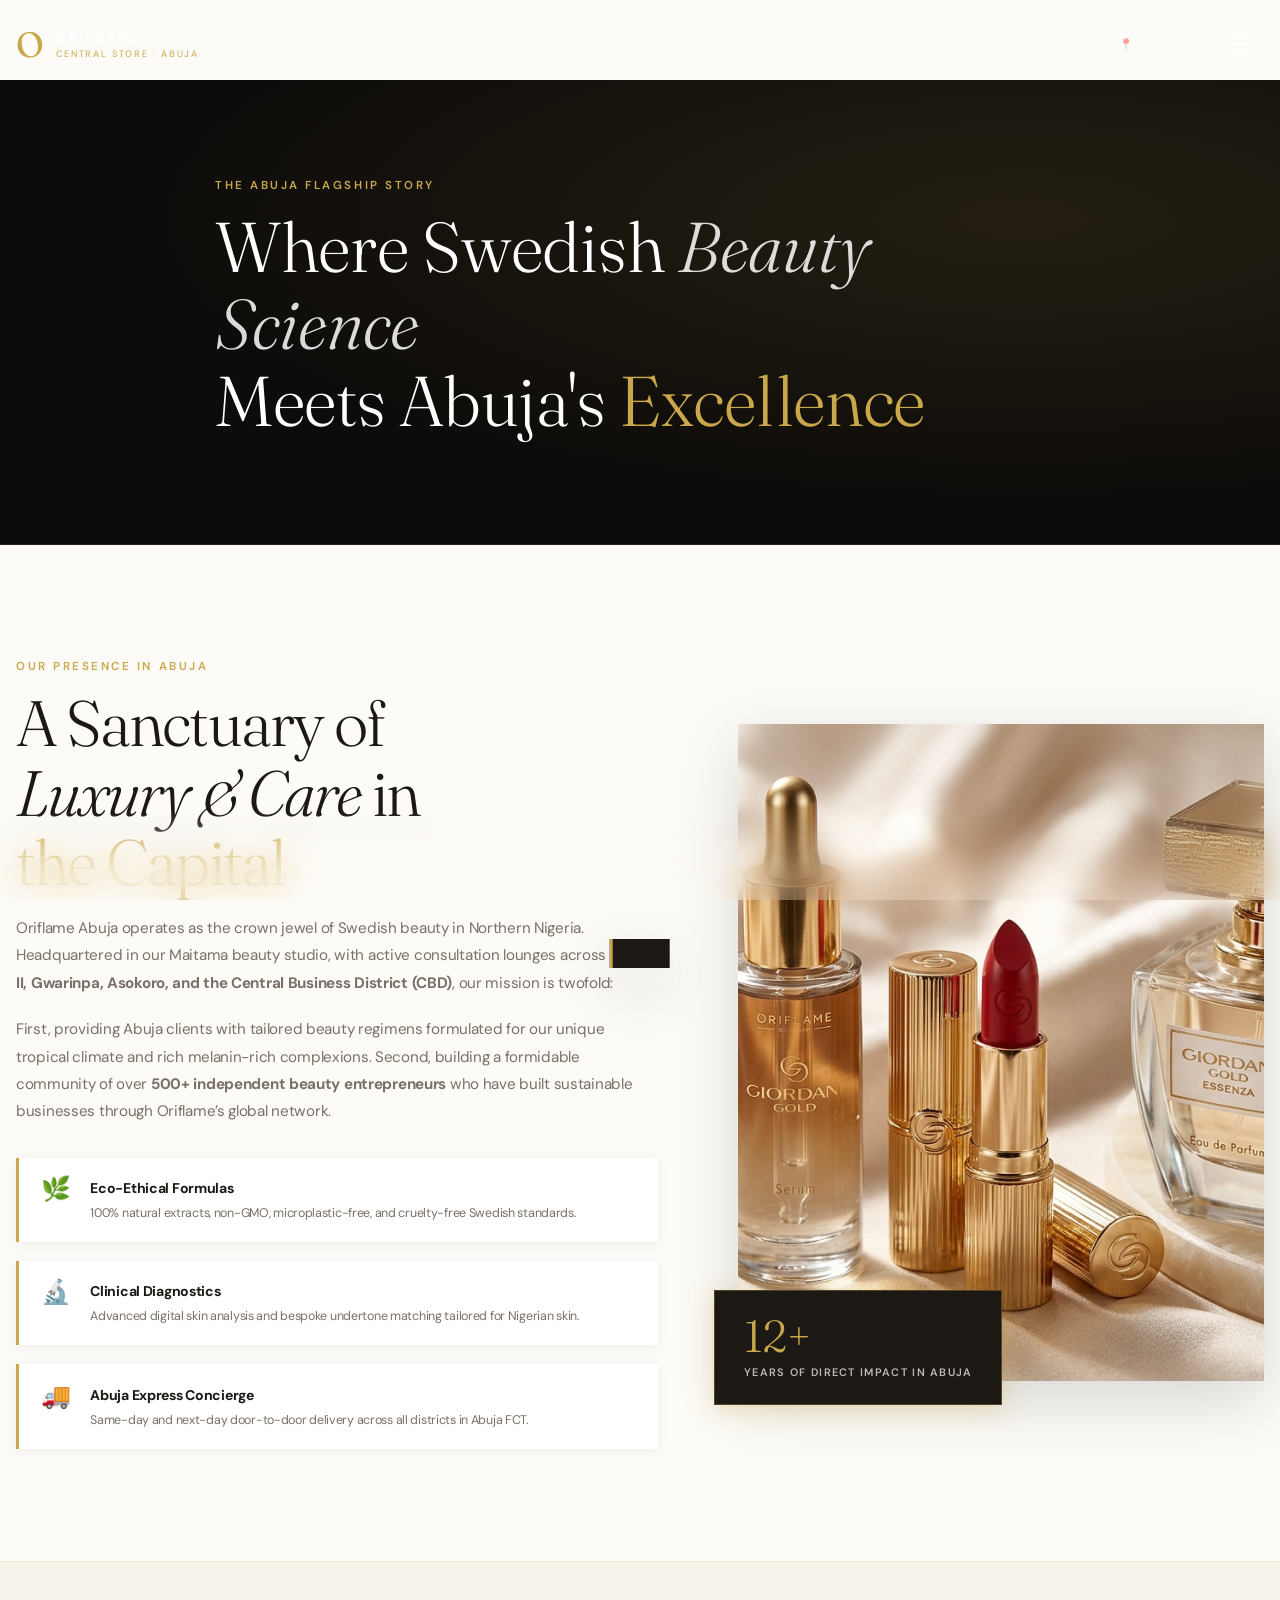
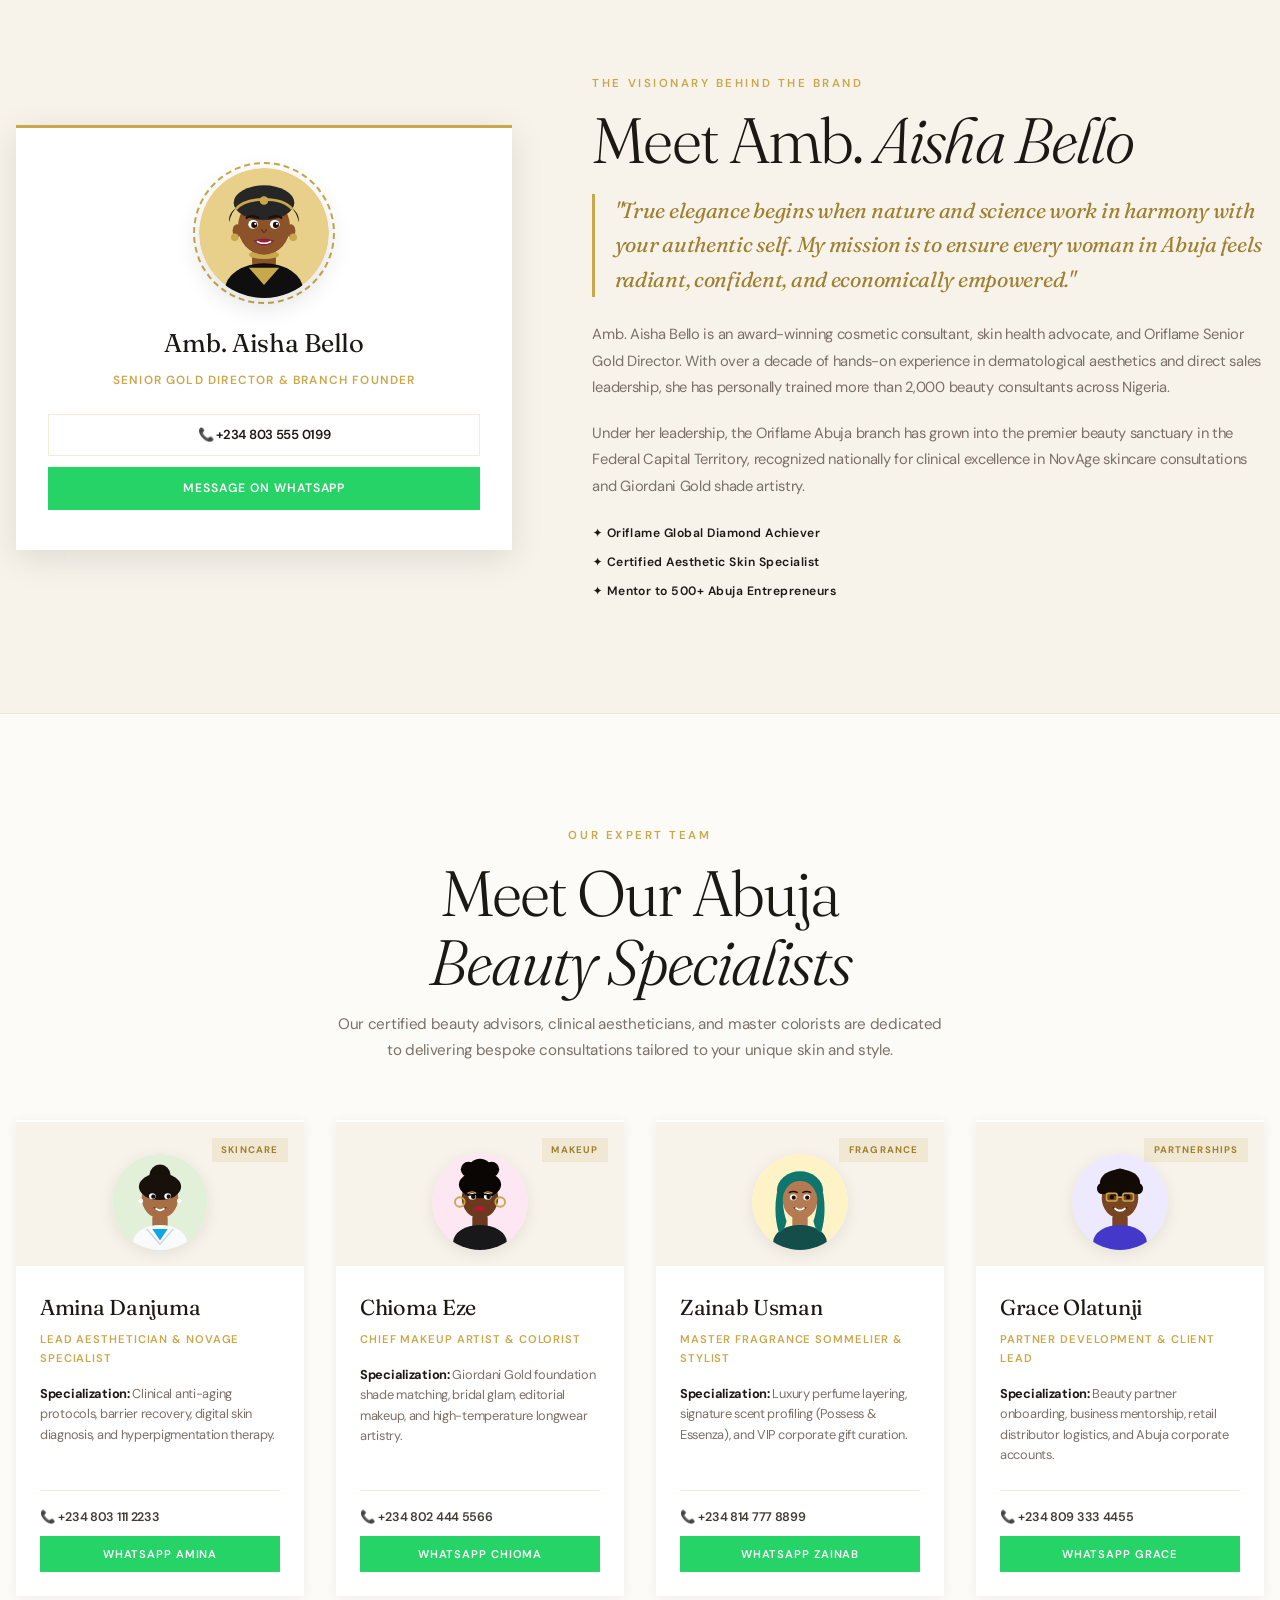
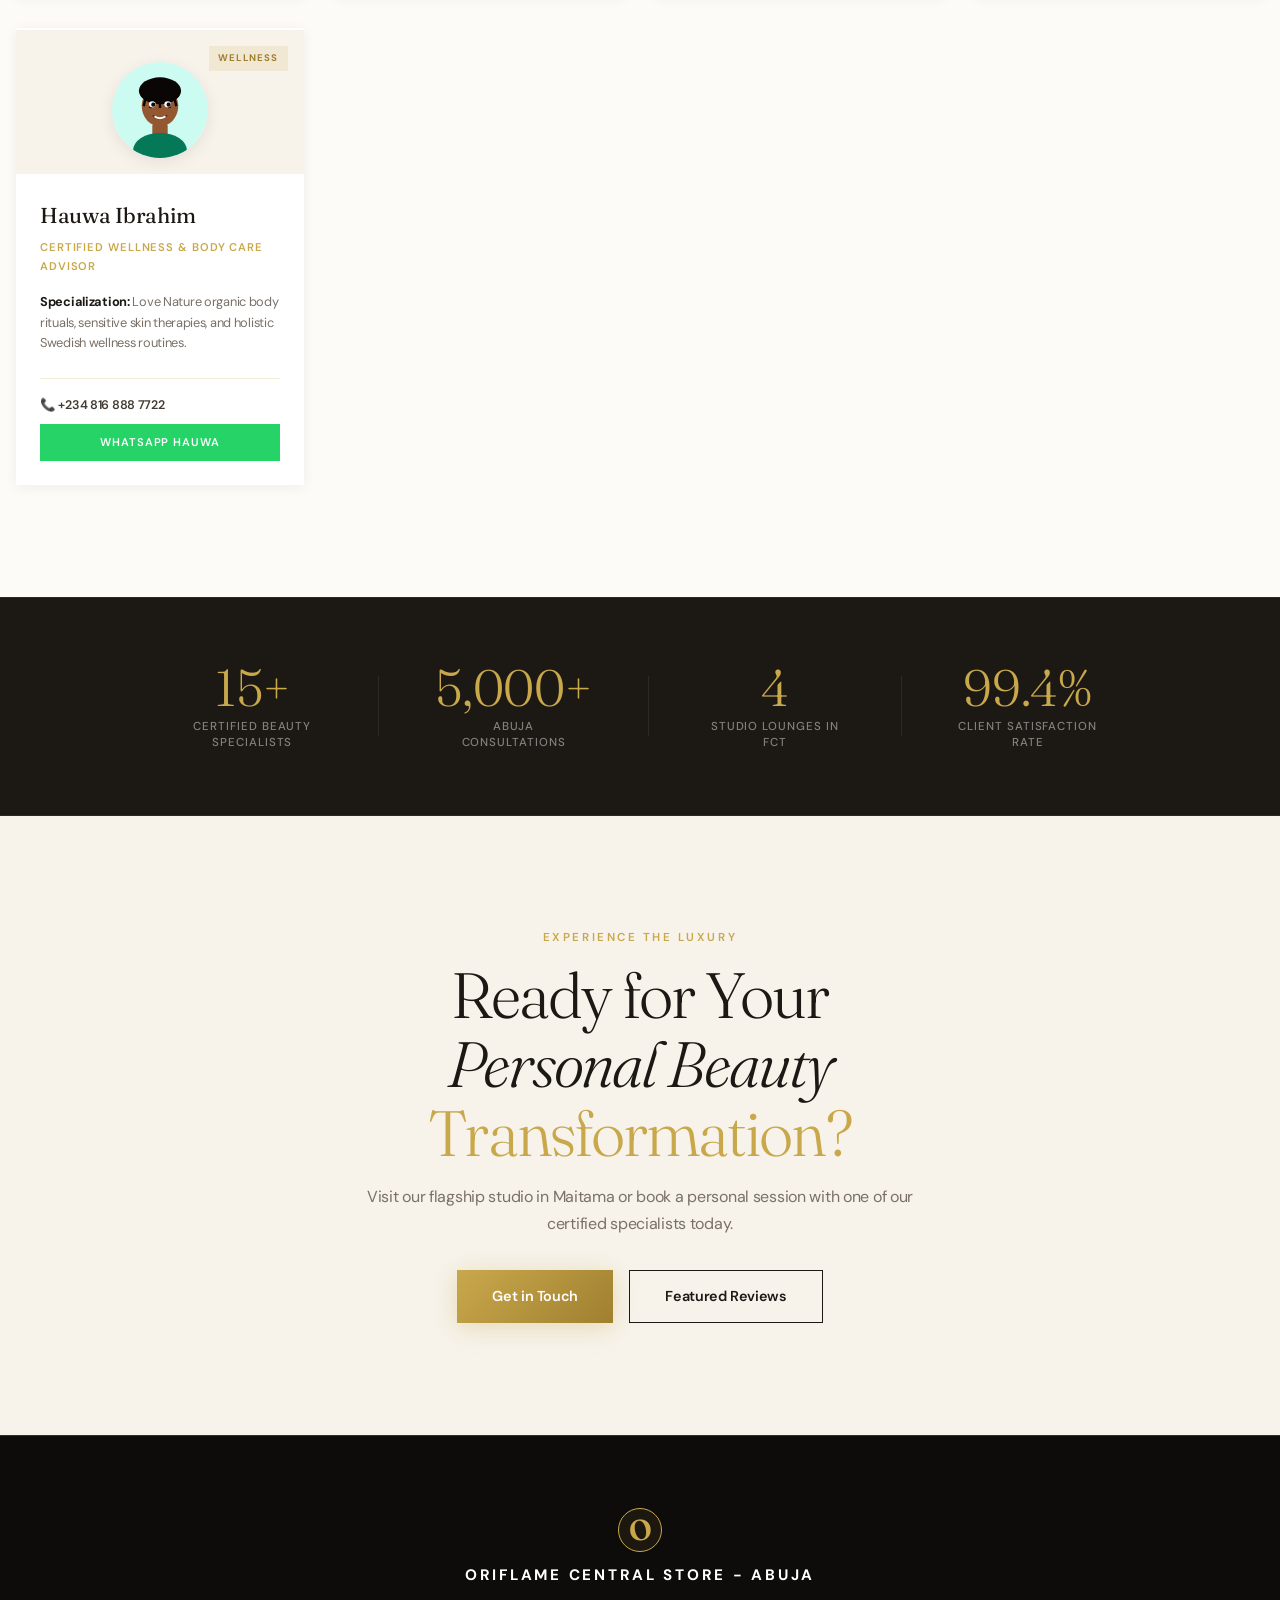
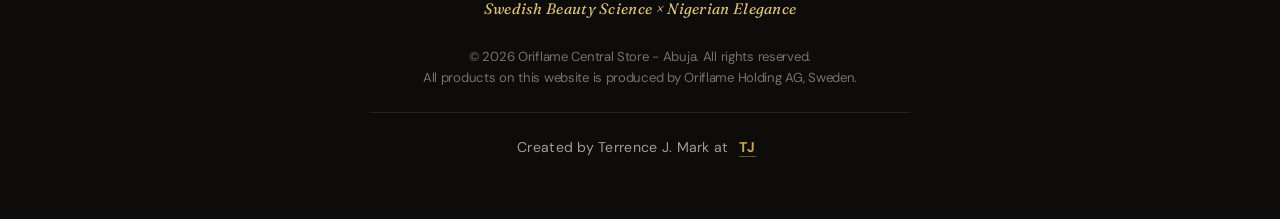
<file: about.html>
<!DOCTYPE html>
<html lang="en">
<head>
  <meta charset="UTF-8" />
  <meta name="viewport" content="width=device-width, initial-scale=1.0" />
  <title>About Us | Oriflame Cosmetics Abuja Branch</title>
  <meta name="description" content="Meet the leadership, certified beauty specialists, and story behind Oriflame Cosmetics in Abuja, Nigeria. Discover our Maitama studio, expert aesthetic team, and Swedish beauty philosophy." />
  <link rel="preconnect" href="https://fonts.googleapis.com" />
  <link rel="preconnect" href="https://fonts.gstatic.com" crossorigin />
  <link href="https://fonts.googleapis.com/css2?family=DM+Sans:ital,opsz,wght@0,9..40,300..700;1,9..40,300..700&family=Fraunces:ital,opsz,wght@0,9..144,300..700;1,9..144,300..700&display=swap" rel="stylesheet" />
  <link rel="stylesheet" href="styles.css" />
</head>
<body>

  <!-- ═══════ PRELOADER ═══════ -->
  <div id="preloader" class="preloader">
    <div class="preloader__inner">
      <div class="preloader__logo">
        <span class="preloader__logo-icon">O</span>
        <div class="preloader__logo-text">
          <span class="preloader__brand">ORIFLAME</span>
          <span class="preloader__sub">CENTRAL STORE · ABUJA</span>
        </div>
      </div>
      <div class="preloader__bar"><div class="preloader__fill"></div></div>
    </div>
  </div>

  <!-- ═══════ TOAST ═══════ -->
  <div id="toast" class="toast" role="alert" aria-live="polite"></div>



  <!-- ═══════ CATALOGUE DRAWER (SIDEBAR ON DESKTOP, FULL PAGE ON MOBILE) ═══════ -->
  <div id="catalogue-overlay" class="catalogue-overlay"></div>
  <aside id="catalogue-drawer" class="catalogue-drawer" aria-label="Oriflame Product Catalogue">
    
    <!-- ── VIEW 1: CATALOGUE LIST VIEW ── -->
    <div id="catalogue-list-view" class="catalogue-view">
      <div class="catalogue-drawer__header">
        <div class="catalogue-drawer__header-actions">
          <button id="catalogue-back-to-menu-btn" class="catalogue-drawer__back-btn catalogue-drawer__back-btn--menu" aria-label="Back to navigation menu">
            <svg viewBox="0 0 24 24" width="16" height="16" fill="none" stroke="currentColor" stroke-width="2.2" stroke-linecap="round" stroke-linejoin="round">
              <line x1="19" y1="12" x2="5" y2="12"></line>
              <polyline points="12 19 5 12 12 5"></polyline>
            </svg>
            <span>Back to Menu</span>
          </button>
          <button id="catalogue-close-btn" class="catalogue-drawer__close" aria-label="Close catalogue">&#x2715;</button>
        </div>
        <div class="catalogue-drawer__title-wrap">
          <span class="catalogue-drawer__eyebrow">Abuja Store</span>
          <h2 class="catalogue-drawer__title">Product Catalogue</h2>
        </div>
      </div>

      <div class="catalogue-drawer__body">
        <div class="catalogue-list">
          <!-- Item 1: Optimals set -->
          <div class="catalog-list-item" data-id="cat-01">
            <div class="catalog-list-item__head" role="button" tabindex="0">
              <div class="catalog-list-item__thumb">
                <img src="assets/images/cat_optimals.webp" alt="Optimals set" />
              </div>
              <div class="catalog-list-item__meta">
                <h3 class="catalog-list-item__title">Optimals set</h3>
                <p class="catalog-list-item__preview">When your skin tone evens o...</p>
              </div>
              <div class="catalog-list-item__toggle" aria-hidden="true">
                <svg class="toggle-icon-plus" viewBox="0 0 24 24" width="18" height="18" fill="none" stroke="currentColor" stroke-width="2">
                  <line x1="12" y1="5" x2="12" y2="19"></line>
                  <line x1="5" y1="12" x2="19" y2="12"></line>
                </svg>
              </div>
            </div>
          </div>

          <!-- Item 2: Weightloss mistakes -->
          <div class="catalog-list-item" data-id="cat-02">
            <div class="catalog-list-item__head" role="button" tabindex="0">
              <div class="catalog-list-item__thumb">
                <img src="assets/images/cat_weightloss.webp" alt="Weightloss mistakes" />
              </div>
              <div class="catalog-list-item__meta">
                <h3 class="catalog-list-item__title">Weightloss mistakes</h3>
                <p class="catalog-list-item__preview">Weightloss doesn't have to b...</p>
              </div>
              <div class="catalog-list-item__toggle" aria-hidden="true">
                <svg class="toggle-icon-plus" viewBox="0 0 24 24" width="18" height="18" fill="none" stroke="currentColor" stroke-width="2">
                  <line x1="12" y1="5" x2="12" y2="19"></line>
                  <line x1="5" y1="12" x2="19" y2="12"></line>
                </svg>
              </div>
            </div>
          </div>

          <!-- Item 3: Personal hygiene -->
          <div class="catalog-list-item" data-id="cat-03">
            <div class="catalog-list-item__head" role="button" tabindex="0">
              <div class="catalog-list-item__thumb">
                <img src="assets/images/cat_hygiene.webp" alt="Personal Hygiene" />
              </div>
              <div class="catalog-list-item__meta">
                <h3 class="catalog-list-item__title">Personal Hygiene</h3>
                <p class="catalog-list-item__preview">Personal Hygiene takes anot...</p>
              </div>
              <div class="catalog-list-item__toggle" aria-hidden="true">
                <svg class="toggle-icon-plus" viewBox="0 0 24 24" width="18" height="18" fill="none" stroke="currentColor" stroke-width="2">
                  <line x1="12" y1="5" x2="12" y2="19"></line>
                  <line x1="5" y1="12" x2="19" y2="12"></line>
                </svg>
              </div>
            </div>
          </div>

          <!-- Item 4: FRAGRANCES -->
          <div class="catalog-list-item" data-id="cat-04">
            <div class="catalog-list-item__head" role="button" tabindex="0">
              <div class="catalog-list-item__thumb">
                <img src="assets/images/cat_fragrances.webp" alt="FRAGRANCES" />
              </div>
              <div class="catalog-list-item__meta">
                <h3 class="catalog-list-item__title">FRAGRANCES</h3>
                <p class="catalog-list-item__preview">Celebrate Life and Smell fab...</p>
              </div>
              <div class="catalog-list-item__toggle" aria-hidden="true">
                <svg class="toggle-icon-plus" viewBox="0 0 24 24" width="18" height="18" fill="none" stroke="currentColor" stroke-width="2">
                  <line x1="12" y1="5" x2="12" y2="19"></line>
                  <line x1="5" y1="12" x2="19" y2="12"></line>
                </svg>
              </div>
            </div>
          </div>

          <!-- Item 5: ALL OR NOTHING -->
          <div class="catalog-list-item" data-id="cat-05">
            <div class="catalog-list-item__head" role="button" tabindex="0">
              <div class="catalog-list-item__thumb">
                <img src="assets/images/cat_all_or_nothing.webp" alt="ALL OR NOTHING Parfum" />
              </div>
              <div class="catalog-list-item__meta">
                <h3 class="catalog-list-item__title">ALL OR NOTHING</h3>
                <p class="catalog-list-item__preview">Live life with passion and b...</p>
              </div>
              <div class="catalog-list-item__toggle" aria-hidden="true">
                <svg class="toggle-icon-plus" viewBox="0 0 24 24" width="18" height="18" fill="none" stroke="currentColor" stroke-width="2">
                  <line x1="12" y1="5" x2="12" y2="19"></line>
                  <line x1="5" y1="12" x2="19" y2="12"></line>
                </svg>
              </div>
            </div>
          </div>

          <!-- Item 6: NovAge MEN -->
          <div class="catalog-list-item" data-id="cat-06">
            <div class="catalog-list-item__head" role="button" tabindex="0">
              <div class="catalog-list-item__thumb">
                <img src="assets/images/cat_novage_men.webp" alt="NovAge MEN Set" />
              </div>
              <div class="catalog-list-item__meta">
                <h3 class="catalog-list-item__title">NovAge MEN</h3>
                <p class="catalog-list-item__preview">Engineered for men's skin to...</p>
              </div>
              <div class="catalog-list-item__toggle" aria-hidden="true">
                <svg class="toggle-icon-plus" viewBox="0 0 24 24" width="18" height="18" fill="none" stroke="currentColor" stroke-width="2">
                  <line x1="12" y1="5" x2="12" y2="19"></line>
                  <line x1="5" y1="12" x2="19" y2="12"></line>
                </svg>
              </div>
            </div>
          </div>
        </div>
      </div>

      <!-- Mobile / Bottom close button -->
      <div class="catalogue-drawer__footer">
        <button id="catalogue-bottom-close-btn" class="btn-catalogue-close">
          <span class="btn-catalogue-close__icon">✕</span>
          <span>Close Catalogue</span>
        </button>
      </div>
    </div>

    <!-- ── VIEW 2: PRODUCT DETAIL VIEW (SHOWN WHEN PICTURE IS CLICKED) ── -->
    <div id="catalogue-detail-view" class="catalogue-view" style="display: none;">
      <div class="catalogue-drawer__header catalogue-drawer__header--detail">
        <button id="catalogue-back-btn" class="catalogue-drawer__back-btn" aria-label="Go back to catalogue">
          <svg viewBox="0 0 24 24" width="18" height="18" fill="none" stroke="currentColor" stroke-width="2.2" stroke-linecap="round" stroke-linejoin="round">
            <line x1="19" y1="12" x2="5" y2="12"></line>
            <polyline points="12 19 5 12 12 5"></polyline>
          </svg>
          <span>Back</span>
        </button>
        <button id="catalogue-detail-close-btn" class="catalogue-drawer__close" aria-label="Close catalogue">&#x2715;</button>
      </div>

      <div class="catalogue-drawer__body catalogue-detail__body">
        <!-- Picture fills up the side panel -->
        <div class="catalogue-detail__img-container">
          <img id="catalogue-detail-img" src="assets/images/cat_optimals.webp" alt="Optimals set" class="catalogue-detail__img" />
        </div>

        <div class="catalogue-detail__content">
          <div class="catalogue-detail__badge-wrap">
            <span class="catalogue-detail__badge">Official Oriflame Abuja</span>
          </div>
          <h2 class="catalogue-detail__title" id="catalogue-detail-title">Optimals set</h2>
          <p class="catalogue-detail__desc" id="catalogue-detail-desc">When your skin tone evens out naturally.</p>

          <div class="catalogue-detail__actions">
            <a id="catalogue-detail-wa-btn" href="https://wa.me/2348160756002" target="_blank" rel="noopener noreferrer" class="btn-msg-business">
              <span>Message business</span>
              <svg xmlns="http://www.w3.org/2000/svg" viewBox="0 0 24 24" fill="currentColor" width="18" height="18" class="btn-msg-business__wa">
                <path d="M17.472 14.382c-.297-.149-1.758-.867-2.03-.967-.273-.099-.471-.148-.67.15-.197.297-.767.966-.94 1.164-.173.199-.347.223-.644.075-.297-.15-1.255-.463-2.39-1.475-.883-.788-1.48-1.761-1.653-2.059-.173-.297-.018-.458.13-.606.134-.133.298-.347.446-.52.149-.174.198-.298.298-.497.099-.198.05-.371-.025-.52-.075-.149-.669-1.612-.916-2.207-.242-.579-.487-.5-.669-.51-.173-.008-.371-.01-.57-.01-.198 0-.52.074-.792.372-.272.297-1.04 1.016-1.04 2.479 0 1.462 1.065 2.875 1.213 3.074.149.198 2.096 3.2 5.077 4.487.709.306 1.262.489 1.694.625.712.227 1.36.195 1.871.118.571-.085 1.758-.719 2.006-1.413.248-.694.248-1.289.173-1.413-.074-.124-.272-.198-.57-.347z"/>
                <path d="M12 0C5.373 0 0 5.373 0 12c0 2.134.558 4.133 1.535 5.865L.057 23.998l6.305-1.655A11.954 11.954 0 0012 24c6.627 0 12-5.373 12-12S18.627 0 12 0zm0 21.818a9.794 9.794 0 01-4.99-1.368l-.358-.213-3.742.981.999-3.645-.234-.374A9.786 9.786 0 012.182 12C2.182 6.57 6.57 2.182 12 2.182S21.818 6.57 21.818 12 17.43 21.818 12 21.818z"/>
              </svg>
            </a>
            <div class="catalogue-card__cart-wrap" id="catalogue-detail-cart-wrap" data-item-id="cat-01">
              <button class="btn-add-cart" id="catalogue-detail-add-btn" data-id="cat-01">
                <span>Add to cart</span>
              </button>
              <div class="cart-stepper" id="catalogue-detail-stepper" style="display:none">
                <button class="cart-stepper__btn cart-stepper__btn--dec" data-action="dec" data-id="cat-01" aria-label="Decrease quantity">−</button>
                <span class="cart-stepper__qty">1</span>
                <button class="cart-stepper__btn cart-stepper__btn--inc" data-action="inc" data-id="cat-01" aria-label="Increase quantity">+</button>
              </div>
            </div>
          </div>
        </div>
      </div>
    </div>
  </aside>

  <!-- ═══════ HEADER ═══════ -->
  <header id="site-header" class="header is-scrolled">
    <div class="header__inner container">
      <a href="index.html" class="header__logo" aria-label="2026 Oriflame Central Store Abuja Home">
        <span class="header__logo-icon">O</span>
        <div class="header__logo-text">
          <span class="header__brand">ORIFLAME</span>
          <span class="header__sub">CENTRAL STORE · ABUJA</span>
        </div>
      </a>
      <nav class="header__nav" id="main-nav" aria-label="Main navigation">
        <a href="index.html#catalog" class="header__nav-link">Catalogue</a>
        <a href="index.html#quiz" class="header__nav-link">Wellness Quiz</a>
        <a href="index.html#featured-reviews" class="header__nav-link">Testimonials</a>
        <a href="index.html#partners" class="header__nav-link">Become a Partner</a>
        <a href="index.html#contact" class="header__nav-link">Contact</a>
      </nav>
      <div class="header__actions">
        <span class="header__location">📍 Abuja, NG</span>
        <button class="header__menu-btn" id="menu-btn" aria-label="Toggle menu" aria-expanded="false">
          <span></span><span></span><span></span>
        </button>
      </div>
    </div>
  </header>

  <main class="page-main">

    <!-- ═══════ ABOUT PAGE HERO ═══════ -->
    <section class="about-hero">
      <div class="container about-hero__inner">
        <p class="section-eyebrow">The Abuja Flagship Story</p>
        <h1 class="about-hero__title">
          Where Swedish <em>Beauty Science</em><br />Meets Abuja's <span class="gold-text">Excellence</span>
        </h1>
      </div>
    </section>

    <!-- ═══════ THE BUSINESS IN ABUJA ═══════ -->
    <section class="about-business section">
      <div class="container about-business__inner">
        <div class="about-business__content">
          <p class="section-eyebrow">Our Presence in Abuja</p>
          <h2 class="section-title">A Sanctuary of<br /><em>Luxury & Care</em> in<br /><span class="gold-text">the Capital</span></h2>
          <p class="about-business__para">
            Oriflame Abuja operates as the crown jewel of Swedish beauty in Northern Nigeria. Headquartered in our Maitama beauty studio, with active consultation lounges across <strong>Wuse II, Gwarinpa, Asokoro, and the Central Business District (CBD)</strong>, our mission is twofold:
          </p>
          <p class="about-business__para">
            First, providing Abuja clients with tailored beauty regimens formulated for our unique tropical climate and rich melanin-rich complexions. Second, building a formidable community of over <strong>500+ independent beauty entrepreneurs</strong> who have built sustainable businesses through Oriflame’s global network.
          </p>
          <div class="about-business__pillars">
            <div class="pillar-item">
              <span class="pillar-icon">🌿</span>
              <div>
                <strong>Eco-Ethical Formulas</strong>
                <p>100% natural extracts, non-GMO, microplastic-free, and cruelty-free Swedish standards.</p>
              </div>
            </div>
            <div class="pillar-item">
              <span class="pillar-icon">🔬</span>
              <div>
                <strong>Clinical Diagnostics</strong>
                <p>Advanced digital skin analysis and bespoke undertone matching tailored for Nigerian skin.</p>
              </div>
            </div>
            <div class="pillar-item">
              <span class="pillar-icon">🚚</span>
              <div>
                <strong>Abuja Express Concierge</strong>
                <p>Same-day and next-day door-to-door delivery across all districts in Abuja FCT.</p>
              </div>
            </div>
          </div>
        </div>

        <div class="about-business__visual">
          <div class="about-card-banner">
            <img src="assets/images/hero_cosmetics.jpg" alt="Oriflame luxury cosmetics in Abuja studio" class="about-card-banner__img" />
            <div class="about-card-banner__overlay">
              <div class="about-card-banner__stat">
                <span class="about-stat-number">12+</span>
                <span class="about-stat-label">Years of Direct Impact in Abuja</span>
              </div>
            </div>
          </div>
        </div>
      </div>
    </section>

    <!-- ═══════ FOUNDER & DIRECTOR SPOTLIGHT ═══════ -->
    <section class="founder-spotlight section">
      <div class="container founder-spotlight__inner">
        <div class="founder-spotlight__visual">
          <div class="founder-card">
            <div class="founder-card__avatar-wrap">
              <img src="assets/images/avatar_aisha.svg" alt="Amb. Aisha Bello" class="founder-card__avatar" />
              <div class="founder-card__gold-ring"></div>
            </div>
            <div class="founder-card__info">
              <h3 class="founder-card__name">Amb. Aisha Bello</h3>
              <p class="founder-card__role">Senior Gold Director & Branch Founder</p>
              <div class="founder-card__contact">
                <a href="tel:+2348035550199" class="founder-contact-link">
                  <span>📞 +234 803 555 0199</span>
                </a>
                <a href="https://wa.me/2348035550199?text=Hello%20Amb.%20Aisha%20Bello,%20I%20would%20like%20to%20connect%20regarding%20Oriflame%20Abuja." target="_blank" rel="noopener" class="founder-whatsapp-btn">
                  <span>Message on WhatsApp</span>
                </a>
              </div>
            </div>
          </div>
        </div>

        <div class="founder-spotlight__content">
          <p class="section-eyebrow">The Visionary Behind the Brand</p>
          <h2 class="section-title">Meet Amb. <em>Aisha Bello</em></h2>
          <p class="founder-quote">
            "True elegance begins when nature and science work in harmony with your authentic self. My mission is to ensure every woman in Abuja feels radiant, confident, and economically empowered."
          </p>
          <p class="founder-bio">
            Amb. Aisha Bello is an award-winning cosmetic consultant, skin health advocate, and Oriflame Senior Gold Director. With over a decade of hands-on experience in dermatological aesthetics and direct sales leadership, she has personally trained more than 2,000 beauty consultants across Nigeria.
          </p>
          <p class="founder-bio">
            Under her leadership, the Oriflame Abuja branch has grown into the premier beauty sanctuary in the Federal Capital Territory, recognized nationally for clinical excellence in NovAge skincare consultations and Giordani Gold shade artistry.
          </p>
          <div class="founder-highlights">
            <div class="highlight-badge">✦ Oriflame Global Diamond Achiever</div>
            <div class="highlight-badge">✦ Certified Aesthetic Skin Specialist</div>
            <div class="highlight-badge">✦ Mentor to 500+ Abuja Entrepreneurs</div>
          </div>
        </div>
      </div>
    </section>

    <!-- ═══════ STAFF & SPECIALISTS DIRECTORY ═══════ -->
    <section class="staff-section section">
      <div class="container">
        <div class="staff-section__header text-center">
          <p class="section-eyebrow">Our Expert Team</p>
          <h2 class="section-title">Meet Our Abuja<br /><em>Beauty Specialists</em></h2>
          <p class="staff-section__desc">
            Our certified beauty advisors, clinical aestheticians, and master colorists are dedicated to delivering bespoke consultations tailored to your unique skin and style.
          </p>
        </div>

        <div class="staff-grid">

          <!-- Staff 1 -->
          <div class="staff-card">
            <div class="staff-card__img-wrap">
              <img src="assets/images/avatar_amina.svg" alt="Amina Danjuma" class="staff-card__img" />
              <span class="staff-card__tag">Skincare</span>
            </div>
            <div class="staff-card__body">
              <h3 class="staff-card__name">Amina Danjuma</h3>
              <p class="staff-card__title">Lead Aesthetician &amp; NovAge Specialist</p>
              <p class="staff-card__spec">
                <strong>Specialization:</strong> Clinical anti-aging protocols, barrier recovery, digital skin diagnosis, and hyperpigmentation therapy.
              </p>
              <div class="staff-card__actions">
                <a href="tel:+2348031112233" class="staff-phone">📞 +234 803 111 2233</a>
                <a href="https://wa.me/2348031112233?text=Hello%20Amina,%20I%20would%20like%20to%20book%20a%20skincare%20consultation%20with%20you." target="_blank" rel="noopener" class="staff-wa-btn">WhatsApp Amina</a>
              </div>
            </div>
          </div>

          <!-- Staff 2 -->
          <div class="staff-card">
            <div class="staff-card__img-wrap">
              <img src="assets/images/avatar_chioma.svg" alt="Chioma Eze" class="staff-card__img" />
              <span class="staff-card__tag">Makeup</span>
            </div>
            <div class="staff-card__body">
              <h3 class="staff-card__name">Chioma Eze</h3>
              <p class="staff-card__title">Chief Makeup Artist &amp; Colorist</p>
              <p class="staff-card__spec">
                <strong>Specialization:</strong> Giordani Gold foundation shade matching, bridal glam, editorial makeup, and high-temperature longwear artistry.
              </p>
              <div class="staff-card__actions">
                <a href="tel:+2348024445566" class="staff-phone">📞 +234 802 444 5566</a>
                <a href="https://wa.me/2348024445566?text=Hello%20Chioma,%20I%20would%20like%20to%20book%20a%20makeup%20session%20with%20you." target="_blank" rel="noopener" class="staff-wa-btn">WhatsApp Chioma</a>
              </div>
            </div>
          </div>

          <!-- Staff 3 -->
          <div class="staff-card">
            <div class="staff-card__img-wrap">
              <img src="assets/images/avatar_zainab.svg" alt="Zainab Usman" class="staff-card__img" />
              <span class="staff-card__tag">Fragrance</span>
            </div>
            <div class="staff-card__body">
              <h3 class="staff-card__name">Zainab Usman</h3>
              <p class="staff-card__title">Master Fragrance Sommelier &amp; Stylist</p>
              <p class="staff-card__spec">
                <strong>Specialization:</strong> Luxury perfume layering, signature scent profiling (Possess &amp; Essenza), and VIP corporate gift curation.
              </p>
              <div class="staff-card__actions">
                <a href="tel:+2348147778899" class="staff-phone">📞 +234 814 777 8899</a>
                <a href="https://wa.me/2348147778899?text=Hello%20Zainab,%20I%20would%20like%20to%20consult%20with%20you%20on%20luxury%20fragrances." target="_blank" rel="noopener" class="staff-wa-btn">WhatsApp Zainab</a>
              </div>
            </div>
          </div>

          <!-- Staff 4 -->
          <div class="staff-card">
            <div class="staff-card__img-wrap">
              <img src="assets/images/avatar_grace.svg" alt="Grace Olatunji" class="staff-card__img" />
              <span class="staff-card__tag">Partnerships</span>
            </div>
            <div class="staff-card__body">
              <h3 class="staff-card__name">Grace Olatunji</h3>
              <p class="staff-card__title">Partner Development &amp; Client Lead</p>
              <p class="staff-card__spec">
                <strong>Specialization:</strong> Beauty partner onboarding, business mentorship, retail distributor logistics, and Abuja corporate accounts.
              </p>
              <div class="staff-card__actions">
                <a href="tel:+2348093334455" class="staff-phone">📞 +234 809 333 4455</a>
                <a href="https://wa.me/2348093334455?text=Hello%20Grace,%20I%20want%20to%20inquire%20about%20joining%20Oriflame%20Abuja%20as%20a%20partner." target="_blank" rel="noopener" class="staff-wa-btn">WhatsApp Grace</a>
              </div>
            </div>
          </div>

          <!-- Staff 5 -->
          <div class="staff-card">
            <div class="staff-card__img-wrap">
              <img src="assets/images/avatar_hauwa.svg" alt="Hauwa Ibrahim" class="staff-card__img" />
              <span class="staff-card__tag">Wellness</span>
            </div>
            <div class="staff-card__body">
              <h3 class="staff-card__name">Hauwa Ibrahim</h3>
              <p class="staff-card__title">Certified Wellness &amp; Body Care Advisor</p>
              <p class="staff-card__spec">
                <strong>Specialization:</strong> Love Nature organic body rituals, sensitive skin therapies, and holistic Swedish wellness routines.
              </p>
              <div class="staff-card__actions">
                <a href="tel:+2348168887722" class="staff-phone">📞 +234 816 888 7722</a>
                <a href="https://wa.me/2348168887722?text=Hello%20Hauwa,%20I%20would%20like%20to%20consult%20on%20wellness%20and%20bodycare." target="_blank" rel="noopener" class="staff-wa-btn">WhatsApp Hauwa</a>
              </div>
            </div>
          </div>

        </div>
      </div>
    </section>

    <!-- ═══════ MILESTONES STATS ═══════ -->
    <section class="stats-bar">
      <div class="container stats-bar__grid">
        <div class="stats-bar__item">
          <span class="stats-bar__num">15+</span>
          <span class="stats-bar__label">Certified Beauty Specialists</span>
        </div>
        <div class="stats-bar__divider"></div>
        <div class="stats-bar__item">
          <span class="stats-bar__num">5,000+</span>
          <span class="stats-bar__label">Abuja Consultations</span>
        </div>
        <div class="stats-bar__divider"></div>
        <div class="stats-bar__item">
          <span class="stats-bar__num">4</span>
          <span class="stats-bar__label">Studio Lounges in FCT</span>
        </div>
        <div class="stats-bar__divider"></div>
        <div class="stats-bar__item">
          <span class="stats-bar__num">99.4%</span>
          <span class="stats-bar__label">Client Satisfaction Rate</span>
        </div>
      </div>
    </section>

    <!-- ═══════ VISIT US CTA ═══════ -->
    <section class="about-cta section">
      <div class="container text-center">
        <p class="section-eyebrow" style="color:var(--clr-gold)">Experience the Luxury</p>
        <h2 class="section-title">Ready for Your<br /><em>Personal Beauty</em><br /><span class="gold-text">Transformation?</span></h2>
        <p style="color:var(--clr-muted); max-width:550px; margin: 1rem auto 2rem;">
          Visit our flagship studio in Maitama or book a personal session with one of our certified specialists today.
        </p>
        <div style="display:flex; gap:1rem; justify-content:center; flex-wrap:wrap;">
          <a href="index.html#contact" class="btn btn--primary">Get in Touch</a>
          <a href="index.html#featured-reviews" class="btn btn--ghost" style="color:var(--clr-dark); border-color:var(--clr-dark);">Featured Reviews</a>
        </div>
      </div>
    </section>

  </main>

  <!-- ═══════ FOOTER ═══════ -->
  <footer class="footer">
    <div class="container footer__inner">
      <div class="footer__brand">
        <span class="footer__logo">O</span>
        <span class="footer__brand-name">ORIFLAME CENTRAL STORE - ABUJA</span>
        <p class="footer__brand-tagline">Swedish Beauty Science × Nigerian Elegance</p>
      </div>
      <p class="footer__legal">© 2026 Oriflame Central Store - Abuja. All rights reserved.<br/>
      All products on this website is produced by Oriflame Holding AG, Sweden.</p>
      <p class="footer__credit">Created by Terrence J. Mark at <a href="https://www.personal-portfolio.com.ng" target="_blank" rel="noopener noreferrer" class="footer__credit-link">TJ</a></p>
    </div>
  </footer>

  <!-- ═══════ FLOATING WHATSAPP BUTTON ═══════ -->
  <a href="https://wa.me/2348160756002?text=Hi%2C%20my%20name%20is%20" target="_blank" rel="noopener noreferrer" class="floating-wa-btn" aria-label="Chat with Support on WhatsApp">
    <div class="floating-wa-btn__pulse"></div>
    <svg xmlns="http://www.w3.org/2000/svg" viewBox="0 0 24 24" fill="currentColor" width="26" height="26">
      <path d="M17.472 14.382c-.297-.149-1.758-.867-2.03-.967-.273-.099-.471-.148-.67.15-.197.297-.767.966-.94 1.164-.173.199-.347.223-.644.075-.297-.15-1.255-.463-2.39-1.475-.883-.788-1.48-1.761-1.653-2.059-.173-.297-.018-.458.13-.606.134-.133.298-.347.446-.52.149-.174.198-.298.298-.497.099-.198.05-.371-.025-.52-.075-.149-.669-1.612-.916-2.207-.242-.579-.487-.5-.669-.51-.173-.008-.371-.01-.57-.01-.198 0-.52.074-.792.372-.272.297-1.04 1.016-1.04 2.479 0 1.462 1.065 2.875 1.213 3.074.149.198 2.096 3.2 5.077 4.487.709.306 1.262.489 1.694.625.712.227 1.36.195 1.871.118.571-.085 1.758-.719 2.006-1.413.248-.694.248-1.289.173-1.413-.074-.124-.272-.198-.57-.347z"/>
      <path d="M12 0C5.373 0 0 5.373 0 12c0 2.134.558 4.133 1.535 5.865L.057 23.998l6.305-1.655A11.954 11.954 0 0012 24c6.627 0 12-5.373 12-12S18.627 0 12 0zm0 21.818a9.794 9.794 0 01-4.99-1.368l-.358-.213-3.742.981.999-3.645-.234-.374A9.786 9.786 0 012.182 12C2.182 6.57 6.57 2.182 12 2.182S21.818 6.57 21.818 12 17.43 21.818 12 21.818z"/>
    </svg>
  </a>

  <!-- ═══════ BOTTOM BLUR BAR ═══════ -->
  <div class="bottom-blur-wrapper" aria-hidden="true">
    <div class="bottom-blur-bar"></div>
  </div>

  <script src="app.js"></script>
</body>
</html>
</file>
<file: styles.css>
/* ═══════════════════════════════════════════════════════════════════
   ORIFLAME ABUJA — LUXURY DESIGN SYSTEM
   ═══════════════════════════════════════════════════════════════════ */

/* ── 1. CSS CUSTOM PROPERTIES ───────────────────────────────────────── */
:root {
  /* Color Palette */
  --clr-gold:        #C9A84C;
  --clr-gold-light:  #DFC47B;
  --clr-gold-dark:   #A08030;
  --clr-bg:          #FDFBF7;
  --clr-surface:     #FFFFFF;
  --clr-surface-2:   #F7F3EB;
  --clr-obsidian:    #0E0C0A;
  --clr-dark:        #1C1814;
  --clr-mid:         #423B33;
  --clr-muted:       #7A7067;
  --clr-border:      rgba(201, 168, 76, 0.22);
  --clr-rose:        #F4ECE1;

  /* Typography */
  --ff-serif:  'Fraunces', Georgia, serif;
  --ff-sans:   'DM Sans', system-ui, sans-serif;

  /* Spacing */
  --section-py:  7rem;
  --container:   1280px;

  /* Shadows */
  --shadow-sm:   0 2px 12px rgba(0,0,0,0.06);
  --shadow-md:   0 8px 32px rgba(0,0,0,0.10);
  --shadow-lg:   0 20px 60px rgba(0,0,0,0.15);
  --shadow-gold: 0 4px 24px rgba(201, 168, 76, 0.35);

  /* Transitions */
  --t-fast:    0.18s ease;
  --t-med:     0.35s cubic-bezier(0.4, 0, 0.2, 1);
  --t-slow:    0.6s cubic-bezier(0.4, 0, 0.2, 1);
}

/* ── 2. RESET & BASE ─────────────────────────────────────────────────── */
*, *::before, *::after { box-sizing: border-box; margin: 0; padding: 0; }

html {
  scroll-behavior: smooth;
  font-size: 16px;
  overflow-x: hidden;
  width: 100%;
  max-width: 100vw;
}

body {
  font-family: var(--ff-sans);
  background: var(--clr-bg);
  color: var(--clr-dark);
  line-height: 1.7;
  letter-spacing: -0.018em;
  -webkit-font-smoothing: antialiased;
  overflow-x: hidden;
  width: 100%;
  max-width: 100vw;
  position: relative;
}

img { display: block; max-width: 100%; height: auto; }
a { color: inherit; text-decoration: none; }
button { cursor: pointer; border: none; background: none; font-family: inherit; }
input, select, textarea { font-family: inherit; }
ul { list-style: none; }

/* ── 3. UTILITIES ────────────────────────────────────────────────────── */
.container {
  width: min(var(--container), 100% - 2rem);
  margin-inline: auto;
}

.section { padding: var(--section-py) 0; }
.section-eyebrow {
  font-family: var(--ff-sans);
  font-size: 0.72rem;
  font-weight: 600;
  letter-spacing: 0.22em;
  text-transform: uppercase;
  color: var(--clr-gold);
  margin-bottom: 0.75rem;
}
.section-title {
  font-family: var(--ff-serif);
  font-size: clamp(2.6rem, 5vw, 4.2rem);
  font-weight: 300;
  line-height: 1.08;
  letter-spacing: -0.03em;
  color: var(--clr-dark);
}
.section-title em { font-style: italic; font-weight: 300; }
.gold-text { color: var(--clr-gold); }
.text-center { text-align: center; }

/* ── 4. BUTTONS ──────────────────────────────────────────────────────── */
.btn {
  display: inline-flex;
  align-items: center;
  gap: 0.5rem;
  padding: 0.85rem 2.2rem;
  border-radius: 0;
  font-family: var(--ff-sans);
  font-size: 0.9rem;
  font-weight: 600;
  letter-spacing: -0.025em;
  text-transform: none;
  transition: all var(--t-med);
  white-space: nowrap;
  position: relative;
  overflow: hidden;
}
.btn::after {
  content: '';
  position: absolute;
  inset: 0;
  background: rgba(255,255,255,0.12);
  opacity: 0;
  transition: opacity var(--t-fast);
}
.btn:hover::after { opacity: 1; }

.btn--primary {
  background: linear-gradient(135deg, var(--clr-gold) 0%, var(--clr-gold-dark) 100%);
  color: #fff;
  box-shadow: var(--shadow-gold);
}
.btn--primary:hover {
  transform: translateY(-2px);
  box-shadow: 0 8px 32px rgba(201,168,76,0.45);
}
.btn--ghost {
  background: transparent;
  color: #fff;
  border: 1px solid rgba(255,255,255,0.45);
}
.btn--ghost:hover {
  background: rgba(255,255,255,0.12);
  border-color: rgba(255,255,255,0.8);
}
.btn--whatsapp {
  background: #25D366;
  color: #fff;
  width: 100%;
  justify-content: center;
  font-size: 0.82rem;
}
.btn--whatsapp:hover { background: #1ba84e; transform: translateY(-1px); }

/* ── 5. PRELOADER ────────────────────────────────────────────────────── */
.preloader {
  position: fixed;
  inset: 0;
  background: var(--clr-obsidian);
  display: flex;
  align-items: center;
  justify-content: center;
  z-index: 9999;
  transition: opacity 0.6s ease, visibility 0.6s ease;
}
.preloader.is-hidden { opacity: 0; visibility: hidden; pointer-events: none; }
.preloader__inner {
  display: flex;
  flex-direction: column;
  align-items: center;
  text-align: center;
  gap: 1.8rem;
}
.preloader__logo {
  display: flex;
  align-items: center;
  gap: 0.9rem;
  animation: pulse 1.6s ease infinite;
}
.preloader__logo-icon {
  font-family: var(--ff-serif);
  font-size: 3.2rem;
  color: var(--clr-gold);
  line-height: 1;
}
.preloader__logo-text {
  display: flex;
  flex-direction: column;
  text-align: left;
}
.preloader__brand {
  display: block;
  font-size: 1.15rem;
  font-weight: 700;
  letter-spacing: 0.22em;
  color: #fff;
  line-height: 1.2;
}
.preloader__sub {
  display: block;
  font-size: 0.68rem;
  letter-spacing: 0.2em;
  color: var(--clr-gold);
  text-transform: uppercase;
  margin-top: 0.2rem;
}
.preloader__bar {
  width: 180px;
  height: 2px;
  background: rgba(255,255,255,0.1);
  margin: 0 auto;
  overflow: hidden;
  border-radius: 2px;
}
.preloader__fill {
  height: 100%;
  background: var(--clr-gold);
  animation: load 1.6s ease forwards;
}
@keyframes load { from { width: 0; } to { width: 100%; } }
@keyframes pulse { 0%,100% { opacity:1; } 50% { opacity:0.5; } }

/* ── 6. TOAST ────────────────────────────────────────────────────────── */
.toast {
  position: fixed;
  bottom: 2rem;
  left: 50%;
  transform: translateX(-50%) translateY(100px);
  background: var(--clr-dark);
  color: #fff;
  padding: 0.9rem 1.8rem;
  font-size: 0.82rem;
  font-weight: 500;
  letter-spacing: 0.02em;
  border-left: 3px solid var(--clr-gold);
  box-shadow: var(--shadow-lg);
  z-index: 8888;
  transition: transform 0.4s cubic-bezier(0.34, 1.56, 0.64, 1);
  pointer-events: none;
  white-space: nowrap;
}
.toast.is-visible { transform: translateX(-50%) translateY(0); }

/* ── 7. HEADER ───────────────────────────────────────────────────────── */
.header {
  position: fixed;
  top: 0;
  left: 0;
  right: 0;
  z-index: 1000;
  padding: 1.4rem 0;
  transition: transform 0.4s cubic-bezier(0.4, 0, 0.2, 1), opacity 0.4s ease, background var(--t-med), padding var(--t-med), box-shadow var(--t-med);
}
.header.is-past-hero {
  transform: translateY(-100%);
  opacity: 0;
  pointer-events: none;
}
.header.is-scrolled {
  background: rgba(13, 21, 18, 0.96);
  backdrop-filter: blur(16px);
  padding: 0.85rem 0;
  box-shadow: 0 1px 0 rgba(156,219,190,0.15);
}
.header__inner {
  display: flex;
  align-items: center;
  gap: 2rem;
}
.header__logo {
  display: flex;
  align-items: center;
  gap: 0.75rem;
  flex-shrink: 0;
}
.header__logo-icon {
  font-family: var(--ff-serif);
  font-size: 2.2rem;
  color: var(--clr-gold);
  line-height: 1;
}
.header__brand {
  display: block;
  font-size: 0.8rem;
  font-weight: 700;
  letter-spacing: 0.22em;
  color: #fff;
}
.header__sub {
  display: block;
  font-size: 0.58rem;
  letter-spacing: 0.18em;
  color: var(--clr-gold);
  text-transform: uppercase;
}
.header__nav {
  display: none;
}
.header__nav.is-open {
  display: flex;
  flex-direction: column;
  position: fixed;
  top: 0;
  left: 0;
  right: 0;
  bottom: 0;
  width: 100vw;
  height: 100vh;
  height: 100dvh;
  background: rgba(10, 9, 8, 0.98);
  backdrop-filter: blur(24px);
  -webkit-backdrop-filter: blur(24px);
  align-items: center;
  justify-content: center;
  gap: 2.2rem;
  z-index: 1050;
  padding: 2rem;
  animation: fadeIn 0.3s ease;
}
.header__nav.is-open .header__nav-link {
  font-size: 1.6rem;
  font-family: var(--ff-serif);
  font-weight: 300;
  color: rgba(255, 255, 255, 0.88);
  letter-spacing: 0.12em;
  text-transform: uppercase;
  transition: all var(--t-fast);
  position: relative;
}
.header__nav.is-open .header__nav-link::after {
  content: '';
  position: absolute;
  bottom: -4px;
  left: 50%;
  transform: translateX(-50%);
  width: 0;
  height: 1px;
  background: var(--clr-gold);
  transition: width var(--t-med);
}
.header__nav.is-open .header__nav-link:hover {
  color: var(--clr-gold);
  transform: scale(1.05);
}
.header__nav.is-open .header__nav-link:hover::after {
  width: 60%;
}
.header__actions {
  display: flex;
  align-items: center;
  gap: 1.2rem;
  flex-shrink: 0;
  margin-left: auto;
}
.header__location {
  font-size: 0.7rem;
  color: rgba(255,255,255,0.5);
  letter-spacing: 0.05em;
}
.header__cart-btn {
  display: none !important;
}
.header__menu-btn {
  display: flex;
  flex-direction: column;
  justify-content: center;
  align-items: center;
  gap: 5px;
  width: 44px;
  height: 44px;
  padding: 8px;
  cursor: pointer;
  position: relative;
  z-index: 1060;
  background: transparent;
  margin-left: 0.5rem;
}
.header__menu-btn span {
  display: block;
  width: 22px;
  height: 2px;
  background: rgba(255,255,255,0.9);
  border-radius: 2px;
  transition: all var(--t-med);
  pointer-events: none;
}
.header__menu-btn.is-open span:nth-child(1) { transform: translateY(7px) rotate(45deg); background: var(--clr-gold); }
.header__menu-btn.is-open span:nth-child(2) { opacity: 0; transform: scaleX(0); }
.header__menu-btn.is-open span:nth-child(3) { transform: translateY(-7px) rotate(-45deg); background: var(--clr-gold); }

/* ── 8. CART DRAWER (REMOVED) ────────────────────────────────────────── */
.cart-overlay, .cart-drawer, .header__cart-btn, .catalogue-card__cart-wrap, .cart-stepper {
  display: none !important;
}
.cart-drawer__header {
  display: flex;
  align-items: center;
  justify-content: space-between;
  padding: 1.5rem;
  border-bottom: 1px solid var(--clr-border);
}
.cart-drawer__title {
  font-family: var(--ff-serif);
  font-size: 1.4rem;
  font-weight: 400;
}
.cart-drawer__close {
  font-size: 1.1rem;
  color: var(--clr-muted);
  transition: color var(--t-fast);
}
.cart-drawer__close:hover { color: var(--clr-dark); }
.cart-drawer__items {
  flex: 1;
  overflow-y: auto;
  padding: 1rem 1.5rem;
}
.cart-item {
  display: grid;
  grid-template-columns: 60px 1fr auto;
  gap: 1rem;
  align-items: center;
  padding: 1rem 0;
  border-bottom: 1px solid var(--clr-border);
  animation: fadeIn 0.3s ease;
}
.cart-item__img {
  width: 60px;
  height: 60px;
  object-fit: cover;
  border-radius: 2px;
}
.cart-item__name {
  font-size: 0.82rem;
  font-weight: 600;
  line-height: 1.3;
}
.cart-item__cat {
  font-size: 0.7rem;
  color: var(--clr-muted);
  margin-top: 0.2rem;
}
.cart-item__price { font-size: 0.82rem; color: var(--clr-gold); font-weight: 600; }
.cart-item__qty {
  display: flex;
  align-items: center;
  gap: 0.5rem;
  margin-top: 0.4rem;
}
.cart-item__qty button {
  width: 22px;
  height: 22px;
  border: 1px solid var(--clr-border);
  font-size: 0.9rem;
  line-height: 1;
  display: flex;
  align-items: center;
  justify-content: center;
  transition: background var(--t-fast);
}
.cart-item__qty button:hover { background: var(--clr-surface-2); }
.cart-item__remove { color: var(--clr-muted); font-size: 0.85rem; transition: color var(--t-fast); }
.cart-item__remove:hover { color: #c0392b; }
.cart-drawer__footer { padding: 1.5rem; border-top: 1px solid var(--clr-border); }
.cart-drawer__subtotal {
  display: flex;
  justify-content: space-between;
  font-size: 0.85rem;
  font-weight: 600;
  margin-bottom: 1rem;
}
#cart-total { color: var(--clr-gold); font-size: 1rem; }
.cart-drawer__note {
  font-size: 0.68rem;
  color: var(--clr-muted);
  text-align: center;
  margin-top: 0.8rem;
}
.cart-empty {
  text-align: center;
  padding: 3rem 1rem;
  color: var(--clr-muted);
  font-size: 0.9rem;
}
.cart-empty__icon { font-size: 2.5rem; margin-bottom: 1rem; }

/* ── 9. HERO ─────────────────────────────────────────────────────────── */
.hero {
  position: relative;
  height: 100svh;
  min-height: 600px;
  overflow: hidden;
  display: flex;
  align-items: center;
}
.hero__slides { position: absolute; inset: 0; }
.hero__slide {
  position: absolute;
  inset: 0;
  opacity: 0;
  transition: opacity 1s ease;
}
.hero__slide.is-active { opacity: 1; }
.hero__img {
  width: 100%;
  height: 100%;
  object-fit: cover;
  object-position: center;
  transform: scale(1.05);
  transition: transform 8s ease;
}
.hero__slide.is-active .hero__img { transform: scale(1); }
.hero__gradient {
  position: absolute;
  inset: 0;
  background: linear-gradient(
    120deg,
    rgba(10,9,8,0.92) 0%,
    rgba(10,9,8,0.72) 55%,
    rgba(10,9,8,0.45) 100%
  );
}
.hero__content {
  position: relative;
  z-index: 5;
  max-width: 840px;
}
@media (min-width: 1025px) {
  .hero__content.container {
    margin-inline: 0;
    width: 100%;
    padding-left: clamp(3.5rem, 7vw, 7.5rem);
  }
}
.hero__collection-pill {
  display: inline-flex;
  align-items: center;
  gap: 0.5rem;
  font-size: 0.72rem;
  letter-spacing: 0.12em;
  text-transform: uppercase;
  color: var(--clr-gold-light);
  background: rgba(15, 15, 15, 0.65);
  backdrop-filter: blur(12px);
  -webkit-backdrop-filter: blur(12px);
  border: 1px solid rgba(201, 168, 76, 0.35);
  padding: 0.4rem 1.1rem;
  margin-bottom: 1.5rem;
  border-radius: 20px;
  animation: fadeInDown 0.8s ease 0.3s both;
}
.hero__collection-dot {
  color: var(--clr-gold);
  font-size: 0.75rem;
}
#hero-slide-caption {
  color: #fff;
  font-weight: 600;
  transition: opacity 0.3s ease;
}
.hero__headline {
  font-family: var(--ff-serif);
  font-size: clamp(2.6rem, 5.2vw, 4.8rem);
  font-weight: 400;
  color: #fff;
  line-height: 1.1;
  letter-spacing: -0.025em;
  margin-bottom: 1.8rem;
  animation: fadeInUp 0.8s ease 0.5s both;
  text-shadow: 0 2px 24px rgba(0, 0, 0, 0.45);
}
.hero__headline-line { display: block; }
.hero__headline-italic { display: block; font-style: italic; color: rgba(255,255,255,0.75); }
.hero__headline-gold { display: block; color: var(--clr-gold); font-style: normal; }
.hero__sub {
  font-size: 0.95rem;
  color: rgba(255,255,255,0.7);
  margin-bottom: 1.8rem;
  animation: fadeInUp 0.8s ease 0.7s both;
}
.hero__ctas {
  display: flex;
  gap: 1rem;
  flex-wrap: wrap;
  position: relative;
  z-index: 6;
  animation: fadeInUp 0.8s ease 0.9s both;
}
.hero__controls {
  position: absolute;
  right: 2.5rem;
  bottom: 2.2rem;
  z-index: 10;
  display: flex;
  align-items: center;
  gap: 0.9rem;
  background: rgba(15, 15, 15, 0.82);
  backdrop-filter: blur(16px);
  -webkit-backdrop-filter: blur(16px);
  border: 1px solid rgba(201, 168, 76, 0.3);
  padding: 0.55rem 1rem;
  box-shadow: 0 8px 32px rgba(0,0,0,0.35);
  border-radius: 4px;
}
.hero__counter {
  font-family: var(--ff-serif);
  font-size: 1.1rem;
  color: var(--clr-gold);
  display: flex;
  align-items: center;
  gap: 0.3rem;
  letter-spacing: 0.05em;
}
.hero__counter-divider {
  color: rgba(255,255,255,0.3);
  font-size: 0.85rem;
}
#hero-total-num {
  color: rgba(255,255,255,0.5);
  font-size: 0.9rem;
}
.hero__nav {
  display: flex;
  gap: 0.4rem;
  align-items: center;
}
.hero__dot {
  position: relative;
  width: 18px;
  height: 4px;
  background: rgba(255,255,255,0.22);
  transition: width var(--t-med), background var(--t-fast);
  border-radius: 2px;
  overflow: hidden;
  padding: 0;
}
.hero__dot:hover {
  background: rgba(255,255,255,0.5);
}
.hero__dot.is-active {
  width: 32px;
  background: rgba(201, 168, 76, 0.3);
}
.hero__dot-fill {
  position: absolute;
  inset: 0;
  background: var(--clr-gold);
  transform: scaleX(0);
  transform-origin: left;
}
.hero__dot.is-active .hero__dot-fill {
  animation: fillProgress 4.5s linear forwards;
}
@keyframes fillProgress {
  from { transform: scaleX(0); }
  to { transform: scaleX(1); }
}
.hero__arrows {
  display: flex;
  gap: 0.3rem;
  border-left: 1px solid rgba(255,255,255,0.15);
  padding-left: 0.7rem;
}
.hero__arrow-btn {
  color: rgba(255,255,255,0.85);
  font-size: 0.9rem;
  line-height: 1;
  padding: 0.3rem 0.5rem;
  border: 1px solid rgba(255,255,255,0.15);
  transition: all var(--t-fast);
}
.hero__arrow-btn:hover {
  background: var(--clr-gold);
  border-color: var(--clr-gold);
  color: #fff;
}
.hero__scroll-hint {
  position: absolute;
  left: 3rem;
  bottom: 2.5rem;
  z-index: 2;
  display: flex;
  align-items: center;
  gap: 0.6rem;
  font-size: 0.62rem;
  letter-spacing: 0.22em;
  text-transform: uppercase;
  color: rgba(255,255,255,0.45);
}
.hero__scroll-line {
  width: 36px;
  height: 1px;
  background: linear-gradient(to right, rgba(255,255,255,0.4), transparent);
}
@keyframes scrollDown {
  0% { transform: scaleY(0); transform-origin: top; }
  50% { transform: scaleY(1); transform-origin: top; }
  51% { transform: scaleY(1); transform-origin: bottom; }
  100% { transform: scaleY(0); transform-origin: bottom; }
}
@keyframes fadeInDown {
  from { opacity:0; transform: translateY(-20px); }
  to { opacity:1; transform: translateY(0); }
}
@keyframes fadeInUp {
  from { opacity:0; transform: translateY(30px); }
  to { opacity:1; transform: translateY(0); }
}
@keyframes fadeIn {
  from { opacity:0; } to { opacity:1; }
}

/* ── 10. BRAND STRIP ──────────────────────────────────────────────────── */
.brand-strip {
  background: var(--clr-dark);
  padding: 2rem 0;
  border-top: 1px solid rgba(201,168,76,0.15);
  border-bottom: 1px solid rgba(201,168,76,0.15);
}
.brand-strip__grid {
  display: flex;
  align-items: center;
  justify-content: center;
  gap: 0;
  flex-wrap: wrap;
}
.brand-strip__item {
  display: flex;
  align-items: center;
  gap: 0.6rem;
  padding: 0.5rem 2.5rem;
  flex-shrink: 0;
  opacity: 1 !important;
  transform: none !important;
}
.brand-strip__icon { font-size: 1.1rem; }
.brand-strip__label {
  font-size: 0.74rem;
  font-weight: 500;
  letter-spacing: 0.06em;
  color: rgba(255,255,255,0.65);
  text-transform: uppercase;
}
.brand-strip__divider {
  width: 1px;
  height: 28px;
  background: rgba(255,255,255,0.1);
}

/* ── 11. STORY ────────────────────────────────────────────────────────── */
.story__inner {
  display: grid;
  grid-template-columns: 1fr 1fr;
  gap: 7.5rem;
  align-items: center;
  padding-bottom: 2rem;
}
.story__para {
  color: var(--clr-muted);
  margin-top: 1.2rem;
  font-size: 0.95rem;
  line-height: 1.8;
  max-width: 480px;
}
.story__visual { position: relative; display: flex; flex-direction: column; }
.story__img-frame { position: relative; display: block; width: 100%; }
.story__img {
  width: 100%;
  aspect-ratio: 3/4;
  object-fit: cover;
  box-shadow: var(--shadow-lg);
  display: block;
}
.story__img-badge {
  position: absolute;
  bottom: -1.5rem;
  left: -1.5rem;
  background: linear-gradient(135deg, var(--clr-gold), var(--clr-gold-dark));
  color: #fff;
  padding: 1.2rem 1.5rem;
  text-align: center;
  box-shadow: var(--shadow-gold);
}
.story__badge-num {
  display: block;
  font-family: var(--ff-serif);
  font-size: 2.5rem;
  font-weight: 300;
  line-height: 1;
}
.story__badge-text {
  display: block;
  font-size: 0.65rem;
  font-weight: 600;
  letter-spacing: 0.1em;
  text-transform: uppercase;
  opacity: 0.9;
  margin-top: 0.3rem;
}

/* ── 11b. STATS BAR ─────────────────────────────────────────────────── */
.stats-bar {
  background: var(--clr-dark);
  padding: 3.5rem 0;
  border-top: 1px solid rgba(201,168,76,0.1);
  border-bottom: 1px solid rgba(201,168,76,0.1);
}
.stats-bar__grid {
  display: flex;
  align-items: center;
  justify-content: center;
  gap: 0;
  flex-wrap: wrap;
}
.stats-bar__item {
  display: flex;
  flex-direction: column;
  align-items: center;
  gap: 0.4rem;
  padding: 0.5rem 3.5rem;
  text-align: center;
}
.stats-bar__num {
  font-family: var(--ff-serif);
  font-size: clamp(2.2rem, 4vw, 3.2rem);
  font-weight: 300;
  color: var(--clr-gold);
  line-height: 1;
}
.stats-bar__label {
  font-size: 0.72rem;
  font-weight: 500;
  letter-spacing: 0.08em;
  color: rgba(255,255,255,0.45);
  text-transform: uppercase;
  max-width: 140px;
  line-height: 1.4;
}
.stats-bar__divider {
  width: 1px;
  height: 60px;
  background: rgba(255,255,255,0.08);
  flex-shrink: 0;
}

/* ── 12. FEATURED REVIEWS (TESTIMONIALS) ──────────────────────────────── */
.featured-reviews {
  background: var(--clr-bg);
  position: relative;
}
.featured-reviews__header {
  margin-bottom: 3rem;
}
.featured-reviews__sub {
  font-size: 0.95rem;
  color: var(--clr-muted);
  margin-top: 0.6rem;
}
.featured-reviews__layout {
  display: grid;
  grid-template-columns: 1fr 1.15fr;
  gap: 2rem;
  align-items: stretch;
}

/* Left Card: Auto-slideshow */
.featured-reviews__left-card {
  position: relative;
  border-radius: 16px;
  overflow: hidden;
  min-height: 480px;
  background: #0E0C0A;
  border: 1px solid rgba(201, 168, 76, 0.25);
  box-shadow: var(--shadow-md);
  display: flex;
  flex-direction: column;
  justify-content: flex-end;
}
.reviews-slideshow {
  position: absolute;
  inset: 0;
}
.reviews-slideshow__slide {
  position: absolute;
  inset: 0;
  opacity: 0;
  transition: opacity 1s ease-in-out;
}
.reviews-slideshow__slide.is-active {
  opacity: 1;
}
.reviews-slideshow__img {
  width: 100%;
  height: 100%;
  object-fit: cover;
  display: block;
}
.reviews-slideshow__overlay {
  position: relative;
  z-index: 2;
  padding: 2.2rem;
  background: linear-gradient(to top, rgba(14, 12, 10, 0.90) 0%, rgba(14, 12, 10, 0.25) 55%, transparent 100%);
  color: #fff;
}
.reviews-slideshow__badge {
  display: inline-block;
  font-size: 0.65rem;
  font-weight: 700;
  letter-spacing: 0.16em;
  text-transform: uppercase;
  color: var(--clr-gold);
  background: rgba(201, 168, 76, 0.15);
  border: 1px solid rgba(201, 168, 76, 0.3);
  padding: 0.3rem 0.75rem;
  border-radius: 30px;
  margin-bottom: 0.75rem;
}
.reviews-slideshow__title {
  font-family: var(--ff-serif);
  font-size: 1.65rem;
  font-weight: 400;
  line-height: 1.2;
  color: #fff;
  margin-bottom: 0.5rem;
}
.reviews-slideshow__text {
  font-size: 0.85rem;
  color: rgba(255, 255, 255, 0.8);
  line-height: 1.5;
  margin-bottom: 1.25rem;
}
.reviews-slideshow__dots {
  display: flex;
  gap: 0.5rem;
  align-items: center;
}
.reviews-slideshow__dot {
  width: 24px;
  height: 4px;
  border-radius: 2px;
  background: rgba(255, 255, 255, 0.3);
  cursor: pointer;
  transition: all var(--t-fast);
}
.reviews-slideshow__dot.is-active {
  width: 36px;
  background: var(--clr-gold);
}

/* Right Grid: 2x2 review cards */
.featured-reviews__right-grid {
  display: grid;
  grid-template-columns: 1fr 1fr;
  gap: 1.25rem;
}
.review-card {
  background: var(--clr-surface);
  border: none;
  border-radius: 12px;
  padding: 1.4rem;
  box-shadow: none;
  display: flex;
  flex-direction: column;
  gap: 0.8rem;
}
.review-card:hover {
  transform: none;
  box-shadow: none;
  border-color: transparent;
}
.review-card__header {
  display: flex;
  align-items: center;
  gap: 0.75rem;
}
.review-card__avatar {
  width: 38px;
  height: 38px;
  border-radius: 50%;
  background: linear-gradient(135deg, var(--clr-gold), var(--clr-gold-dark));
  color: #fff;
  font-family: var(--ff-serif);
  font-size: 1.1rem;
  font-weight: 600;
  display: flex;
  align-items: center;
  justify-content: center;
  flex-shrink: 0;
}
.review-card__avatar--img {
  background: none;
  object-fit: cover;
  border: none;
}
.review-card__name {
  font-family: var(--ff-sans);
  font-size: 0.92rem;
  font-weight: 700;
  color: var(--clr-dark);
  line-height: 1.2;
}
.review-card__info {
  display: block;
  font-size: 0.7rem;
  color: var(--clr-muted);
}
.review-card__stars {
  color: var(--clr-gold);
  font-size: 0.9rem;
  letter-spacing: 2px;
  line-height: 1;
}
.review-card__text {
  font-size: 0.83rem;
  color: var(--clr-mid);
  line-height: 1.6;
}
}

/* ── 12B. CATALOGUE SIDEBAR & FULL PAGE (MOBILE) ───────────────────────── */
.catalogue-overlay {
  position: fixed;
  inset: 0;
  background: rgba(0, 0, 0, 0.75);
  backdrop-filter: blur(8px);
  -webkit-backdrop-filter: blur(8px);
  z-index: 1080;
  opacity: 0;
  visibility: hidden;
  transition: opacity var(--t-med), visibility var(--t-med);
}
.catalogue-overlay.is-open {
  opacity: 1;
  visibility: visible;
}

/* Desktop Sidebar Drawer */
.catalogue-drawer {
  position: fixed;
  top: 0;
  right: 0;
  bottom: 0;
  width: 520px;
  max-width: 100vw;
  background: #141210;
  border-left: 1px solid rgba(201, 168, 76, 0.25);
  z-index: 1090;
  display: flex;
  flex-direction: column;
  transform: translateX(100%);
  transition: transform 0.4s cubic-bezier(0.16, 1, 0.3, 1), visibility 0.4s ease;
  box-shadow: none;
  visibility: hidden;
}
.catalogue-drawer.is-open {
  transform: translateX(0);
  box-shadow: -10px 0 40px rgba(0, 0, 0, 0.7);
  visibility: visible;
}

.catalogue-drawer__header {
  padding: 1.25rem 1.5rem;
  border-bottom: 1px solid rgba(201, 168, 76, 0.15);
  display: flex;
  flex-direction: column;
  gap: 0.85rem;
  background: #0E0C0A;
}
.catalogue-drawer__header-actions {
  display: flex;
  align-items: center;
  justify-content: space-between;
  width: 100%;
}
.catalogue-drawer__title-wrap {
  text-align: center;
  width: 100%;
}
.catalogue-drawer__eyebrow {
  display: block;
  font-size: 0.65rem;
  font-weight: 700;
  letter-spacing: 0.18em;
  text-transform: uppercase;
  color: var(--clr-gold);
  margin-bottom: 0.2rem;
}
.catalogue-drawer__title {
  font-family: var(--ff-serif);
  font-size: 1.5rem;
  font-weight: 400;
  color: #fff;
  margin: 0;
}
.catalogue-drawer__close {
  background: rgba(255, 255, 255, 0.06);
  border: 1px solid rgba(201, 168, 76, 0.3);
  color: #fff;
  width: 38px;
  height: 38px;
  border-radius: 50%;
  font-size: 1.1rem;
  display: flex;
  align-items: center;
  justify-content: center;
  cursor: pointer;
  transition: all var(--t-fast);
}
.catalogue-drawer__close:hover {
  background: var(--clr-gold);
  border-color: var(--clr-gold);
  color: #0E0C0A;
}

.catalogue-drawer__body {
  flex: 1;
  overflow-y: auto;
  padding: 2rem;
  -webkit-overflow-scrolling: touch;
}
/* ── 12B. CATALOGUE ACCORDION LIST & DETAIL PANEL (MATCHING USER SCREENSHOT) ────── */
.catalogue-view {
  display: flex;
  flex-direction: column;
  height: 100%;
  overflow: hidden;
}

.catalogue-list {
  display: flex;
  flex-direction: column;
  gap: 0.85rem;
}

.catalog-list-item {
  background: #181512;
  border: 1px solid rgba(255, 255, 255, 0.08);
  border-radius: 14px;
  overflow: hidden;
  transition: border-color var(--t-fast), box-shadow var(--t-fast), background var(--t-fast), transform var(--t-fast);
}
.catalog-list-item:hover {
  border-color: rgba(201, 168, 76, 0.35);
  background: #1C1915;
  transform: translateY(-1px);
}

.catalog-list-item__head {
  display: flex;
  align-items: center;
  gap: 1rem;
  padding: 0.9rem 1.1rem;
  cursor: pointer;
  user-select: none;
  width: 100%;
  text-align: left;
  background: transparent;
  border: none;
}

.catalog-list-item__thumb {
  width: 62px;
  height: 62px;
  border-radius: 12px;
  overflow: hidden;
  flex-shrink: 0;
  background: #0E0C0A;
  box-shadow: 0 2px 8px rgba(0,0,0,0.4);
}
.catalog-list-item__thumb img {
  width: 100%;
  height: 100%;
  object-fit: cover;
  display: block;
}

.catalog-list-item__meta {
  flex: 1;
  min-width: 0;
}
.catalog-list-item__title {
  font-family: var(--ff-sans);
  font-size: 1.05rem;
  font-weight: 700;
  color: #fff;
  margin-bottom: 0.2rem;
  line-height: 1.25;
}
.catalog-list-item__preview {
  font-size: 0.8rem;
  color: rgba(255, 255, 255, 0.45);
  line-height: 1.35;
  white-space: nowrap;
  overflow: hidden;
  text-overflow: ellipsis;
  margin: 0;
}

.catalog-list-item__toggle {
  width: 36px;
  height: 36px;
  border-radius: 8px;
  border: 1px solid rgba(255, 255, 255, 0.15);
  background: rgba(255, 255, 255, 0.04);
  color: rgba(255, 255, 255, 0.7);
  display: flex;
  align-items: center;
  justify-content: center;
  flex-shrink: 0;
  transition: all 0.3s cubic-bezier(0.16, 1, 0.3, 1);
  pointer-events: none;
}
.catalog-list-item:hover .catalog-list-item__toggle {
  border-color: var(--clr-gold);
  color: var(--clr-gold);
  background: rgba(201, 168, 76, 0.1);
}

/* ── DETAIL VIEW STYLES ── */
.catalogue-drawer__header--detail {
  display: flex;
  align-items: center;
  justify-content: space-between;
  padding: 1.4rem 1.8rem;
}
.catalogue-drawer__back-btn {
  background: transparent;
  border: 1px solid rgba(201, 168, 76, 0.3);
  color: var(--clr-gold);
  font-family: var(--ff-sans);
  font-size: 0.82rem;
  font-weight: 600;
  letter-spacing: -0.025em;
  display: flex;
  align-items: center;
  gap: 0.5rem;
  cursor: pointer;
  padding: 0.5rem 0.9rem;
  border-radius: 8px;
  transition: all var(--t-fast);
}
.catalogue-drawer__back-btn:hover {
  background: var(--clr-gold);
  color: #0E0C0A;
  transform: translateX(-2px);
}
.catalogue-drawer__back-btn svg {
  transition: transform var(--t-fast);
}
.catalogue-drawer__back-btn:hover svg {
  transform: translateX(-2px);
}

.catalogue-detail__body {
  flex: 1;
  overflow-y: auto;
  padding: 1.8rem;
}
.catalogue-detail__img-container {
  width: 100%;
  border-radius: 14px;
  overflow: hidden;
  background: #0E0C0A;
  margin-bottom: 1.5rem;
  box-shadow: 0 10px 30px rgba(0, 0, 0, 0.6);
  border: 1px solid rgba(201, 168, 76, 0.25);
  max-height: 280px;
  display: flex;
  align-items: center;
  justify-content: center;
}
.catalogue-detail__img {
  width: 100%;
  height: 100%;
  max-height: 280px;
  object-fit: cover;
  display: block;
}
.catalogue-detail__badge-wrap {
  margin-bottom: 0.75rem;
}
.catalogue-detail__badge {
  display: inline-block;
  font-size: 0.68rem;
  font-weight: 700;
  letter-spacing: 0.16em;
  text-transform: uppercase;
  color: var(--clr-gold);
  background: rgba(201, 168, 76, 0.12);
  border: 1px solid rgba(201, 168, 76, 0.25);
  padding: 0.3rem 0.75rem;
  border-radius: 30px;
}
.catalogue-detail__title {
  font-family: var(--ff-serif);
  font-size: 1.6rem;
  font-weight: 400;
  color: #fff;
  margin-bottom: 0.85rem;
  line-height: 1.25;
}
.catalogue-detail__desc {
  font-size: 0.92rem;
  color: rgba(255, 255, 255, 0.85);
  line-height: 1.7;
  margin-bottom: 1.8rem;
}
.catalogue-detail__actions {
  display: flex;
  flex-direction: column;
  gap: 0.75rem;
}

/* Message business button: Black background with gold text and WhatsApp icon */
.btn-msg-business {
  background: #0E0C0A;
  color: var(--clr-gold);
  border: 1px solid var(--clr-gold);
  border-radius: 6px;
  padding: 0.85rem 1rem;
  font-size: 0.88rem;
  font-weight: 600;
  letter-spacing: -0.025em;
  text-transform: none;
  display: flex;
  align-items: center;
  justify-content: center;
  gap: 0.6rem;
  transition: all var(--t-fast);
  text-decoration: none;
}
.btn-msg-business:hover {
  background: var(--clr-gold);
  color: #0E0C0A;
}
.btn-msg-business__wa {
  color: #25D366;
  flex-shrink: 0;
  transition: color var(--t-fast);
}
.btn-msg-business:hover .btn-msg-business__wa {
  color: #0E0C0A;
}

/* Add to cart button: Gold background with black text */
.btn-add-cart {
  width: 100%;
  background: var(--clr-gold);
  color: #0E0C0A;
  border: 1px solid var(--clr-gold);
  border-radius: 6px;
  padding: 0.85rem 1rem;
  font-size: 0.88rem;
  font-weight: 600;
  letter-spacing: -0.025em;
  text-transform: none;
  display: flex;
  align-items: center;
  justify-content: center;
  cursor: pointer;
  transition: all var(--t-fast);
}
.btn-add-cart:hover {
  background: var(--clr-gold-light);
  border-color: var(--clr-gold-light);
}

/* Stepper Counter */
.cart-stepper {
  display: flex;
  align-items: center;
  justify-content: space-between;
  background: #0E0C0A;
  border: 1px solid var(--clr-gold);
  border-radius: 6px;
  overflow: hidden;
  height: 44px;
}
.cart-stepper__btn {
  background: transparent;
  color: var(--clr-gold);
  border: none;
  font-size: 1.3rem;
  font-weight: 700;
  width: 52px;
  height: 100%;
  display: flex;
  align-items: center;
  justify-content: center;
  cursor: pointer;
  transition: background var(--t-fast);
}
.cart-stepper__btn:hover {
  background: rgba(201, 168, 76, 0.15);
}
.cart-stepper__qty {
  font-size: 1rem;
  font-weight: 700;
  color: #fff;
  text-align: center;
}

.catalogue-drawer__footer {
  padding: 1.2rem 2rem;
  border-top: 1px solid rgba(201, 168, 76, 0.15);
  background: #0E0C0A;
}
.btn-catalogue-close {
  width: 100%;
  background: rgba(255, 255, 255, 0.06);
  border: 1px solid rgba(201, 168, 76, 0.35);
  color: #fff;
  border-radius: 6px;
  padding: 0.8rem 1rem;
  font-size: 0.88rem;
  font-weight: 600;
  letter-spacing: -0.025em;
  text-transform: none;
  display: flex;
  align-items: center;
  justify-content: center;
  gap: 0.6rem;
  cursor: pointer;
  transition: all var(--t-fast);
}
.btn-catalogue-close:hover {
  background: var(--clr-gold);
  border-color: var(--clr-gold);
  color: #0E0C0A;
}
.btn-catalogue-close__icon {
  font-size: 0.9rem;
}

/* Mobile: Standalone full page view */
@media (max-width: 768px) {
  .catalogue-drawer {
    width: 100vw;
    height: 100vh;
    height: 100dvh;
    max-width: 100vw;
    border-left: none;
    transform: translateY(100%);
  }
  .catalogue-drawer.is-open {
    transform: translateY(0);
  }
  .catalogue-drawer__body {
    padding: 1.25rem 1rem;
  }
  .catalogue-drawer__header {
    padding: 1.25rem 1rem;
  }
  .catalogue-drawer__footer {
    padding: 1rem;
    position: sticky;
    bottom: 0;
    z-index: 10;
    box-shadow: 0 -4px 15px rgba(0,0,0,0.4);
  }
}

/* ── 13. QUIZ ─────────────────────────────────────────────────────────── */
.quiz {
  position: relative;
  background: var(--clr-obsidian);
  overflow: hidden;
}
.quiz__bg {
  position: absolute;
  inset: 0;
  background:
    radial-gradient(ellipse at 20% 50%, rgba(201,168,76,0.12) 0%, transparent 60%),
    radial-gradient(ellipse at 80% 30%, rgba(201,168,76,0.07) 0%, transparent 50%);
}
.quiz__inner { position: relative; z-index: 1; max-width: 680px; margin: 0 auto; }
.quiz__intro { text-align: center; }
.quiz__desc { color: rgba(255,255,255,0.65); margin: 1rem 0 2rem; font-size: 0.95rem; }
.quiz__widget {
  background: rgba(255,255,255,0.04);
  border: 1px solid rgba(201,168,76,0.2);
  padding: 2.5rem;
  display: none;
}
.quiz__widget.is-active { display: block; animation: fadeIn 0.4s ease; }
.quiz__progress {
  height: 2px;
  background: rgba(255,255,255,0.1);
  margin-bottom: 2rem;
  overflow: hidden;
}
.quiz__progress-bar {
  height: 100%;
  background: var(--clr-gold);
  transition: width 0.4s ease;
}
.quiz__question {
  font-family: var(--ff-serif);
  font-size: 1.6rem;
  color: #fff;
  font-weight: 300;
  margin-bottom: 1.8rem;
}
.quiz__options { display: grid; gap: 0.75rem; }
.quiz__option {
  padding: 1rem 1.4rem;
  border: 1px solid rgba(255,255,255,0.1);
  color: rgba(255,255,255,0.75);
  font-size: 0.88rem;
  text-align: left;
  transition: all var(--t-fast);
  background: transparent;
}
.quiz__option:hover {
  border-color: var(--clr-gold);
  color: #fff;
  background: rgba(201,168,76,0.08);
}
.quiz__back-btn { margin-top: 1rem; }
.quiz__result {
  display: none;
  text-align: center;
  padding: 2rem;
  border: 1px solid rgba(201,168,76,0.2);
  background: rgba(255,255,255,0.03);
  animation: fadeIn 0.5s ease;
}
.quiz__result.is-active { display: block; }
.quiz__result-icon { font-size: 2.5rem; margin-bottom: 1rem; }
.quiz__result-title {
  font-family: var(--ff-serif);
  font-size: 2rem;
  color: var(--clr-gold);
  margin-bottom: 0.5rem;
}
.quiz__result-text { color: rgba(255,255,255,0.65); font-size: 0.9rem; margin-bottom: 1.5rem; }
.quiz__result-products { display: flex; gap: 1rem; justify-content: center; flex-wrap: wrap; }
.quiz__result-product {
  background: rgba(255,255,255,0.06);
  border: 1px solid rgba(201,168,76,0.2);
  padding: 0.8rem 1.2rem;
  font-size: 0.78rem;
  color: rgba(255,255,255,0.8);
}

/* ── 14. BOOKING ──────────────────────────────────────────────────────── */
.booking { background: var(--clr-surface-2); }
.booking__inner {
  display: grid;
  grid-template-columns: 1fr 1fr;
  gap: 5rem;
  align-items: start;
}
.booking__para {
  color: var(--clr-muted);
  font-size: 0.95rem;
  margin: 1.2rem 0 1.5rem;
}
.booking__locations {
  display: flex;
  flex-direction: column;
  gap: 0.55rem;
}
.booking__locations li {
  font-size: 0.82rem;
  color: var(--clr-mid);
  padding-left: 0;
}
.booking__form {
  background: var(--clr-surface);
  padding: 2.5rem;
  box-shadow: var(--shadow-md);
  display: flex;
  flex-direction: column;
  gap: 0;
}
.form-group { margin-bottom: 1.2rem; }
.form-row { display: grid; grid-template-columns: 1fr 1fr; gap: 1rem; }
.form-label {
  display: block;
  font-size: 0.72rem;
  font-weight: 600;
  letter-spacing: 0.08em;
  text-transform: uppercase;
  color: var(--clr-mid);
  margin-bottom: 0.45rem;
}
.form-input {
  width: 100%;
  padding: 0.75rem 1rem;
  border: 1px solid var(--clr-border);
  background: var(--clr-bg);
  font-size: 0.875rem;
  color: var(--clr-dark);
  outline: none;
  transition: border-color var(--t-fast);
  border-radius: 0;
}
.form-input:focus { border-color: var(--clr-gold); }
.form-select { cursor: pointer; appearance: none; background-image: url("data:image/svg+xml,%3Csvg xmlns='http://www.w3.org/2000/svg' viewBox='0 0 24 24' fill='none' stroke='%236B6560' stroke-width='2'%3E%3Cpolyline points='6 9 12 15 18 9'/%3E%3C/svg%3E"); background-repeat: no-repeat; background-position: right 0.9rem center; background-size: 14px; }
.booking__submit { margin-top: 0.5rem; width: 100%; justify-content: center; }

/* ── 15. PARTNERS ─────────────────────────────────────────────────────── */
.partners {
  position: relative;
  background: #0a0a0a;
  overflow: hidden;
}
.partners__bg {
  position: absolute;
  inset: 0;
  background: radial-gradient(ellipse at 70% 50%, rgba(201,168,76,0.09) 0%, transparent 65%);
}
.partners__inner { position: relative; z-index: 1; }
.partners__header { text-align: center; margin-bottom: 3.5rem; }
.partners__desc {
  color: rgba(255,255,255,0.55);
  font-size: 0.95rem;
  max-width: 480px;
  margin: 1rem auto 0;
}
.partners__benefits {
  display: grid;
  grid-template-columns: repeat(auto-fit, minmax(220px, 1fr));
  gap: 1.5rem;
  margin-bottom: 4rem;
}
.partners__benefit-card {
  background: rgba(255,255,255,0.03);
  border: 1px solid rgba(201,168,76,0.15);
  padding: 2rem 1.8rem;
  transition: all var(--t-med);
}
.partners__benefit-card:hover {
  background: rgba(201,168,76,0.07);
  border-color: rgba(201,168,76,0.4);
  transform: translateY(-4px);
}
.partners__benefit-icon { font-size: 2rem; margin-bottom: 1rem; display: block; }
.partners__benefit-card h3 {
  font-family: var(--ff-serif);
  font-size: 1.3rem;
  color: #fff;
  font-weight: 400;
  margin-bottom: 0.6rem;
}
.partners__benefit-card p { font-size: 0.82rem; color: rgba(255,255,255,0.5); line-height: 1.7; }
.partners__calculator {
  background: rgba(255,255,255,0.03);
  border: 1px solid rgba(201,168,76,0.2);
  padding: 3rem;
  text-align: center;
}
.partners__calc-title {
  font-family: var(--ff-serif);
  font-size: 1.8rem;
  color: #fff;
  font-weight: 300;
  margin-bottom: 2.5rem;
}
.partners__calc-inner {
  display: grid;
  grid-template-columns: 1fr 1fr 1fr;
  gap: 2rem;
  align-items: center;
  margin-bottom: 2.5rem;
}
.calc-label {
  display: block;
  font-size: 0.7rem;
  font-weight: 600;
  letter-spacing: 0.1em;
  text-transform: uppercase;
  color: rgba(255,255,255,0.45);
  margin-bottom: 1rem;
}
.calc-slider {
  width: 100%;
  -webkit-appearance: none;
  height: 2px;
  background: rgba(255,255,255,0.1);
  outline: none;
  cursor: pointer;
}
.calc-slider::-webkit-slider-thumb {
  -webkit-appearance: none;
  width: 16px;
  height: 16px;
  border-radius: 50%;
  background: var(--clr-gold);
  cursor: pointer;
  transition: transform var(--t-fast);
}
.calc-slider::-webkit-slider-thumb:hover { transform: scale(1.3); }
.calc-value-display {
  font-family: var(--ff-serif);
  font-size: 1.1rem;
  color: var(--clr-gold);
  margin-top: 0.8rem;
}
.partners__calc-result {
  display: flex;
  flex-direction: column;
  align-items: center;
  gap: 0.4rem;
  background: rgba(201,168,76,0.1);
  border: 1px solid rgba(201,168,76,0.3);
  padding: 1.5rem;
}
.calc-result-label {
  font-size: 0.68rem;
  font-weight: 600;
  letter-spacing: 0.12em;
  text-transform: uppercase;
  color: rgba(255,255,255,0.45);
}
.calc-result-value {
  font-family: var(--ff-serif);
  font-size: 2.2rem;
  color: var(--clr-gold);
  font-weight: 300;
}
.partners__join-btn { margin-top: 0; }

/* ── 16. MODAL ────────────────────────────────────────────────────────── */
.modal-overlay {
  position: fixed;
  inset: 0;
  background: rgba(0,0,0,0.65);
  z-index: 1300;
  display: flex;
  align-items: center;
  justify-content: center;
  padding: 1rem;
  opacity: 0;
  visibility: hidden;
  transition: all var(--t-med);
}
.modal-overlay.is-open { opacity: 1; visibility: visible; }
.modal {
  background: var(--clr-surface);
  padding: 3rem 2.5rem;
  max-width: 440px;
  width: 100%;
  position: relative;
  transform: translateY(20px) scale(0.97);
  transition: transform var(--t-med);
  box-shadow: var(--shadow-lg);
}
.modal-overlay.is-open .modal { transform: translateY(0) scale(1); }
.modal__close {
  position: absolute;
  top: 1.2rem;
  right: 1.2rem;
  font-size: 1rem;
  color: var(--clr-muted);
  transition: color var(--t-fast);
}
.modal__close:hover { color: var(--clr-dark); }
.modal__icon { font-size: 1.8rem; color: var(--clr-gold); margin-bottom: 1rem; }
.modal__title {
  font-family: var(--ff-serif);
  font-size: 2rem;
  font-weight: 400;
  margin-bottom: 0.5rem;
}
.modal__desc { font-size: 0.85rem; color: var(--clr-muted); margin-bottom: 2rem; }
.modal__form { display: flex; flex-direction: column; gap: 1rem; }

/* ── 17. TESTIMONIALS ─────────────────────────────────────────────────── */
.testimonials { background: var(--clr-surface-2); }
.testimonials__grid {
  display: grid;
  grid-template-columns: repeat(3, 1fr);
  gap: 1.5rem;
  margin-top: 3rem;
}
.testimonial-card {
  background: var(--clr-surface);
  padding: 2.2rem;
  box-shadow: var(--shadow-sm);
  transition: transform var(--t-med), box-shadow var(--t-med);
}
.testimonial-card:hover { transform: translateY(-4px); box-shadow: var(--shadow-md); }
.testimonial-card--featured {
  background: var(--clr-dark);
  transform: translateY(-8px);
}
.testimonial-card--featured:hover { transform: translateY(-14px); }
.testimonial-card__stars { color: var(--clr-gold); font-size: 0.9rem; margin-bottom: 1.2rem; letter-spacing: 0.1em; }
.testimonial-card__text {
  font-size: 0.88rem;
  line-height: 1.75;
  color: var(--clr-muted);
  font-style: italic;
  margin-bottom: 1.5rem;
}
.testimonial-card--featured .testimonial-card__text { color: rgba(255,255,255,0.65); }
.testimonial-card__author { display: flex; align-items: center; gap: 0.8rem; }
.testimonial-card__avatar {
  width: 46px;
  height: 46px;
  border-radius: 50%;
  background: linear-gradient(135deg, var(--clr-gold), var(--clr-gold-dark));
  color: #fff;
  font-weight: 700;
  font-size: 1rem;
  display: flex;
  align-items: center;
  justify-content: center;
  flex-shrink: 0;
  overflow: hidden;
}
.testimonial-card__avatar--img {
  background: none;
  object-fit: cover;
  border: 2px solid rgba(201,168,76,0.3);
}
.testimonial-card__author strong { display: block; font-size: 0.85rem; }
.testimonial-card__author span { font-size: 0.72rem; color: var(--clr-muted); }
.testimonial-card--featured .testimonial-card__author strong { color: #fff; }

/* ── 18. CONTACT ──────────────────────────────────────────────────────── */
.contact__inner {
  display: grid;
  grid-template-columns: 1fr 1fr;
  gap: 5rem;
  align-items: center;
}
.contact__visual {
  position: relative;
  overflow: hidden;
  box-shadow: var(--shadow-lg);
  border-radius: 6px;
  border: 1px solid var(--clr-border);
  max-width: 480px;
  width: 100%;
  margin: 0 auto;
  background: #0E0C0A;
}
.contact__img-frame {
  position: relative;
  width: 100%;
  aspect-ratio: 4/5;
  overflow: hidden;
  background: #0E0C0A;
}
.contact__img {
  width: 100%;
  height: 125%;
  min-height: 125%;
  object-fit: cover;
  object-position: center 15%;
  display: block;
  margin-top: -12.5%;
  transition: transform 0.25s ease-out;
  will-change: transform;
}
.contact__details { margin: 2rem 0; display: flex; flex-direction: column; gap: 1.3rem; }
.contact__details li { display: flex; gap: 1rem; align-items: flex-start; }
.contact__icon { font-size: 1.2rem; flex-shrink: 0; margin-top: 0.1rem; }
.contact__details strong { font-size: 0.78rem; font-weight: 600; letter-spacing: 0.06em; text-transform: uppercase; display: block; margin-bottom: 0.25rem; }
.contact__details p { font-size: 0.85rem; color: var(--clr-muted); }
.contact__details a { color: var(--clr-gold); transition: opacity var(--t-fast); }
.contact__details a:hover { opacity: 0.8; }
.contact__socials { display: flex; gap: 0.75rem; }
.contact__social-link {
  width: 40px;
  height: 40px;
  border: 1px solid var(--clr-border);
  display: flex;
  align-items: center;
  justify-content: center;
  color: var(--clr-muted);
  transition: all var(--t-fast);
}
.contact__social-link:hover {
  border-color: var(--clr-gold);
  color: var(--clr-gold);
  background: rgba(156,219,190,0.1);
}
.newsletter-card {
  background: var(--clr-dark);
  padding: 3rem 2.5rem;
  text-align: center;
  box-shadow: var(--shadow-md);
}
.newsletter-card__icon { font-size: 2.5rem; margin-bottom: 1rem; }
.newsletter-card__title {
  font-family: var(--ff-serif);
  font-size: 1.8rem;
  color: #fff;
  font-weight: 300;
  margin-bottom: 0.75rem;
}
.newsletter-card__desc { font-size: 0.85rem; color: rgba(255,255,255,0.5); margin-bottom: 2rem; }
.newsletter-card__form { display: flex; flex-direction: column; gap: 0.75rem; }
.newsletter-card__input { background: rgba(255,255,255,0.06); border-color: rgba(255,255,255,0.1); color: #fff; }
.newsletter-card__input::placeholder { color: rgba(255,255,255,0.3); }
.newsletter-card__input:focus { border-color: var(--clr-gold); }
.newsletter-card__btn { width: 100%; justify-content: center; }

/* ── 19. FOOTER ───────────────────────────────────────────────────────── */
.footer {
  background: var(--clr-obsidian);
  border-top: 1px solid rgba(201,168,76,0.15);
  padding: 2.2rem 0;
}
.footer__inner {
  display: flex;
  flex-direction: column;
  align-items: center;
  gap: 1rem;
  text-align: center;
}
.footer__brand { display: flex; flex-direction: column; align-items: center; gap: 0.35rem; }
.footer__logo {
  font-family: var(--ff-serif);
  font-size: 2.2rem;
  color: var(--clr-gold);
  display: block;
  margin-bottom: 0.1rem;
  line-height: 1;
}
.footer__brand-name {
  font-size: 0.9rem;
  font-family: var(--ff-serif);
  font-weight: 600;
  letter-spacing: 0.06em;
  color: rgba(255,255,255,0.9);
}
.footer__brand-tagline {
  font-size: 0.7rem;
  color: rgba(255,255,255,0.3);
  font-style: italic;
}
.footer__legal {
  font-size: 0.66rem;
  color: rgba(255,255,255,0.22);
  line-height: 1.6;
}

/* ── 20. ANIMATIONS ───────────────────────────────────────────────────── */
.animate-on-scroll {
  opacity: 0;
  transform: translateY(28px);
  transition: opacity 0.75s cubic-bezier(0.16, 1, 0.3, 1), transform 0.75s cubic-bezier(0.16, 1, 0.3, 1);
  will-change: opacity, transform;
}
.animate-on-scroll.is-visible {
  opacity: 1;
  transform: translateY(0);
}
/* Product cards get special treatment to avoid grid layout collapse */
.product-card.animate-on-scroll {
  transform: translateY(0);
}
.product-card.animate-on-scroll.is-visible {
  transform: translateY(0);
}
.animate-on-scroll[data-delay="1"] { transition-delay: 0.1s; }
.animate-on-scroll[data-delay="2"] { transition-delay: 0.25s; }
.animate-on-scroll[data-delay="3"] { transition-delay: 0.4s; }
.animate-on-scroll[data-delay="4"] { transition-delay: 0.55s; }

/* ── 20b. ABOUT PAGE STYLES ─────────────────────────────────────────── */
.header__nav-link.is-active-link {
  color: var(--clr-gold);
}
.header__nav-link.is-active-link::after {
  width: 100%;
}
.page-main {
  padding-top: 5rem;
}
.about-hero {
  background: var(--clr-obsidian);
  color: #fff;
  padding: 6rem 0 5rem;
  border-bottom: 1px solid rgba(201,168,76,0.15);
  position: relative;
  overflow: hidden;
}
.about-hero::before {
  content: '';
  position: absolute;
  inset: 0;
  background: radial-gradient(ellipse at 80% 30%, rgba(201,168,76,0.12) 0%, transparent 60%);
  pointer-events: none;
}
.about-hero__inner {
  position: relative;
  z-index: 1;
  max-width: 850px;
}
.about-hero__title {
  font-family: var(--ff-serif);
  font-size: clamp(2.8rem, 5.5vw, 4.6rem);
  font-weight: 300;
  line-height: 1.1;
  margin: 0.75rem 0 1.5rem;
}
.about-hero__title em {
  font-style: italic;
  color: rgba(255,255,255,0.85);
}
.about-hero__subtitle {
  font-size: 1.05rem;
  line-height: 1.8;
  color: rgba(255,255,255,0.65);
}

.about-business {
  background: var(--clr-bg);
}
.about-business__inner {
  display: grid;
  grid-template-columns: 1.1fr 0.9fr;
  gap: 5rem;
  align-items: center;
}
.about-business__para {
  color: var(--clr-muted);
  font-size: 0.95rem;
  line-height: 1.8;
  margin-top: 1.2rem;
}
.about-business__pillars {
  display: flex;
  flex-direction: column;
  gap: 1.2rem;
  margin-top: 2rem;
}
.pillar-item {
  display: flex;
  gap: 1.2rem;
  align-items: flex-start;
  background: var(--clr-surface);
  padding: 1.2rem 1.4rem;
  border-left: 3px solid var(--clr-gold);
  box-shadow: var(--shadow-sm);
}
.pillar-icon {
  font-size: 1.5rem;
  flex-shrink: 0;
  line-height: 1;
}
.pillar-item strong {
  display: block;
  font-size: 0.88rem;
  color: var(--clr-dark);
  margin-bottom: 0.2rem;
}
.pillar-item p {
  font-size: 0.78rem;
  color: var(--clr-muted);
  line-height: 1.5;
}

.about-card-banner {
  position: relative;
  box-shadow: var(--shadow-lg);
}
.about-card-banner__img {
  width: 100%;
  aspect-ratio: 4/5;
  object-fit: cover;
  display: block;
}
.about-card-banner__overlay {
  position: absolute;
  bottom: -1.5rem;
  left: -1.5rem;
  background: var(--clr-dark);
  border: 1px solid rgba(201,168,76,0.3);
  padding: 1.4rem 1.8rem;
  box-shadow: var(--shadow-gold);
}
.about-stat-number {
  font-family: var(--ff-serif);
  font-size: 2.8rem;
  color: var(--clr-gold);
  line-height: 1;
  display: block;
  font-weight: 300;
}
.about-stat-label {
  font-size: 0.68rem;
  font-weight: 600;
  letter-spacing: 0.12em;
  text-transform: uppercase;
  color: rgba(255,255,255,0.7);
  display: block;
  margin-top: 0.3rem;
}

.founder-spotlight {
  background: var(--clr-surface-2);
  border-top: 1px solid rgba(201,168,76,0.15);
  border-bottom: 1px solid rgba(201,168,76,0.15);
}
.founder-spotlight__inner {
  display: grid;
  grid-template-columns: 0.85fr 1.15fr;
  gap: 5rem;
  align-items: center;
}
.founder-card {
  background: var(--clr-surface);
  padding: 2.5rem 2rem;
  text-align: center;
  box-shadow: var(--shadow-md);
  border-top: 3px solid var(--clr-gold);
}
.founder-card__avatar-wrap {
  position: relative;
  width: 130px;
  height: 130px;
  margin: 0 auto 1.5rem;
}
.founder-card__avatar {
  width: 100%;
  height: 100%;
  border-radius: 50%;
  object-fit: cover;
  position: relative;
  z-index: 2;
  box-shadow: 0 8px 24px rgba(0,0,0,0.12);
}
.founder-card__gold-ring {
  position: absolute;
  inset: -6px;
  border-radius: 50%;
  border: 2px dashed var(--clr-gold);
  animation: spinSlow 24s linear infinite;
}
@keyframes spinSlow {
  from { transform: rotate(0deg); }
  to { transform: rotate(360deg); }
}
.founder-card__name {
  font-family: var(--ff-serif);
  font-size: 1.6rem;
  color: var(--clr-dark);
  font-weight: 400;
  margin-bottom: 0.3rem;
}
.founder-card__role {
  font-size: 0.74rem;
  font-weight: 600;
  letter-spacing: 0.1em;
  text-transform: uppercase;
  color: var(--clr-gold);
  margin-bottom: 1.5rem;
}
.founder-card__contact {
  display: flex;
  flex-direction: column;
  gap: 0.65rem;
}
.founder-contact-link {
  font-size: 0.82rem;
  font-weight: 600;
  color: var(--clr-dark);
  padding: 0.55rem;
  border: 1px solid var(--clr-border);
  transition: all var(--t-fast);
}
.founder-contact-link:hover {
  border-color: var(--clr-gold);
  color: var(--clr-gold);
}
.founder-whatsapp-btn {
  background: #25D366;
  color: #fff;
  font-size: 0.76rem;
  font-weight: 600;
  letter-spacing: 0.08em;
  text-transform: uppercase;
  padding: 0.7rem;
  transition: background var(--t-fast);
}
.founder-whatsapp-btn:hover {
  background: #1eb855;
}
.founder-quote {
  font-family: var(--ff-serif);
  font-size: 1.35rem;
  font-style: italic;
  color: var(--clr-gold-dark);
  line-height: 1.6;
  margin: 1.2rem 0 1.5rem;
  border-left: 3px solid var(--clr-gold);
  padding-left: 1.2rem;
}
.founder-bio {
  font-size: 0.92rem;
  color: var(--clr-muted);
  line-height: 1.8;
  margin-bottom: 1.2rem;
}
.founder-highlights {
  display: flex;
  flex-direction: column;
  gap: 0.5rem;
  margin-top: 1.5rem;
}
.highlight-badge {
  font-size: 0.76rem;
  font-weight: 600;
  color: var(--clr-dark);
  letter-spacing: 0.04em;
}

/* Staff Grid */
.staff-section {
  background: var(--clr-bg);
}
.staff-section__desc {
  max-width: 620px;
  margin: 1rem auto 3.5rem;
  color: var(--clr-muted);
  font-size: 0.95rem;
}
.staff-grid {
  display: grid;
  grid-template-columns: repeat(auto-fit, minmax(280px, 1fr));
  gap: 2rem;
}
.staff-card {
  background: var(--clr-surface);
  box-shadow: var(--shadow-sm);
  transition: transform var(--t-med), box-shadow var(--t-med);
  display: flex;
  flex-direction: column;
  border-top: 2px solid transparent;
}
.staff-card:hover {
  transform: translateY(-6px);
  box-shadow: var(--shadow-md);
  border-top-color: var(--clr-gold);
}
.staff-card__img-wrap {
  position: relative;
  background: var(--clr-surface-2);
  padding: 2rem 1.5rem 1rem;
  text-align: center;
}
.staff-card__img {
  width: 96px;
  height: 96px;
  border-radius: 50%;
  margin: 0 auto;
  object-fit: cover;
  box-shadow: 0 4px 16px rgba(0,0,0,0.08);
}
.staff-card__tag {
  position: absolute;
  top: 1rem;
  right: 1rem;
  font-size: 0.6rem;
  font-weight: 700;
  letter-spacing: 0.12em;
  text-transform: uppercase;
  background: rgba(201,168,76,0.15);
  color: var(--clr-gold-dark);
  padding: 0.25rem 0.6rem;
}
.staff-card__body {
  padding: 1.5rem;
  display: flex;
  flex-direction: column;
  flex: 1;
}
.staff-card__name {
  font-family: var(--ff-serif);
  font-size: 1.35rem;
  font-weight: 400;
  color: var(--clr-dark);
  margin-bottom: 0.2rem;
}
.staff-card__title {
  font-size: 0.7rem;
  font-weight: 600;
  letter-spacing: 0.08em;
  text-transform: uppercase;
  color: var(--clr-gold);
  margin-bottom: 1rem;
}
.staff-card__spec {
  font-size: 0.8rem;
  color: var(--clr-muted);
  line-height: 1.6;
  flex: 1;
  margin-bottom: 1.5rem;
}
.staff-card__spec strong {
  color: var(--clr-dark);
}
.staff-card__actions {
  display: flex;
  flex-direction: column;
  gap: 0.5rem;
  border-top: 1px solid var(--clr-border);
  padding-top: 1rem;
}
.staff-phone {
  font-size: 0.78rem;
  font-weight: 600;
  color: var(--clr-mid);
  transition: color var(--t-fast);
}
.staff-phone:hover {
  color: var(--clr-gold);
}
.staff-wa-btn {
  background: #25D366;
  color: #fff;
  font-size: 0.7rem;
  font-weight: 600;
  letter-spacing: 0.08em;
  text-transform: uppercase;
  padding: 0.55rem 0.8rem;
  text-align: center;
  transition: background var(--t-fast);
}
.staff-wa-btn:hover {
  background: #1eb855;
}

.about-cta {
  background: var(--clr-surface-2);
}

/* ── 21. RESPONSIVE ───────────────────────────────────────────────────── */

@media (max-width: 1024px) {
  .story__inner { grid-template-columns: 1fr; gap: 3rem; }
  .story__visual { order: -1; }
  .about-business__inner { grid-template-columns: 1fr; gap: 3rem; }
  .founder-spotlight__inner { grid-template-columns: 1fr; gap: 3rem; }
  .booking__inner { grid-template-columns: 1fr; gap: 3rem; }
  .contact__inner { grid-template-columns: 1fr; gap: 3rem; }
  .partners__calc-inner { grid-template-columns: 1fr 1fr; gap: 1.5rem; }
  .testimonials__grid { grid-template-columns: 1fr; }
  .testimonial-card--featured { transform: none; }
  .featured-reviews__layout { grid-template-columns: 1fr; gap: 2rem; }
  .featured-reviews__left-card { min-height: 440px; }
}

@media (max-width: 768px) {
  :root { --section-py: 5rem; }
  .header__nav-close {
    display: inline-flex;
    align-items: center;
    justify-content: center;
    position: absolute;
    top: 1.5rem;
    right: 1.5rem;
    color: #fff;
    font-size: 0.82rem;
    font-weight: 600;
    letter-spacing: 0.12em;
    text-transform: uppercase;
    padding: 0.55rem 1.1rem;
    border: 1px solid rgba(201, 168, 76, 0.45);
    background: rgba(255, 255, 255, 0.08);
    transition: all var(--t-fast);
    z-index: 1060;
    cursor: pointer;
    border-radius: 2px;
  }
  .header__nav-close:hover {
    background: var(--clr-gold);
    border-color: var(--clr-gold);
    color: #000;
  }
  .header__nav { display: none; }
  .header__nav.is-open {
    display: flex;
    flex-direction: column;
    position: fixed;
    top: 0;
    left: 0;
    right: 0;
    bottom: 0;
    width: 100vw;
    height: 100vh;
    height: 100dvh;
    background: rgba(10,9,8,0.98);
    backdrop-filter: blur(20px);
    -webkit-backdrop-filter: blur(20px);
    align-items: center;
    justify-content: center;
    gap: 1.8rem;
    z-index: 1050;
    padding: 2rem;
  }
  .header__nav.is-open .header__nav-link {
    font-size: 1.25rem;
    color: rgba(255,255,255,0.85);
    letter-spacing: 0.15em;
  }
  .header__actions {
    margin-left: auto;
    gap: 1.1rem;
    display: flex;
    align-items: center;
  }
  .header__cart-btn {
    display: flex !important;
    align-items: center;
    justify-content: center;
    position: relative;
  }
  .header__menu-btn {
    display: flex;
    z-index: 1060;
    margin-left: 0;
  }
  .header__location { display: none; }
  .hero__scroll-hint { display: none; }
  .hero__controls {
    right: 1rem;
    bottom: 1.2rem;
    left: auto;
    max-width: calc(100% - 2rem);
    padding: 0.45rem 0.8rem;
    gap: 0.6rem;
  }
  .hero__ctas { flex-direction: column; align-items: flex-start; }
  .brand-strip__divider { display: none; }
  .stats-bar__divider { display: none; }
  .stats-bar__item { padding: 0.75rem 1.5rem; }
  .brand-strip__grid { gap: 1rem; justify-content: center; }
  .brand-strip__item { padding: 0.3rem 1rem; }
  .story__img-badge {
    position: relative;
    bottom: auto;
    left: auto;
    margin-top: 1rem;
    width: 100%;
  }
  .about-card-banner__overlay {
    position: relative;
    bottom: auto;
    left: auto;
    margin-top: 1rem;
    width: 100%;
  }
  .partners__calc-inner { grid-template-columns: 1fr; }
  .form-row { grid-template-columns: 1fr; }
  .catalog__toolbar { flex-direction: column; align-items: stretch; }
  .catalog__search-wrap { max-width: 100%; }
  .featured-reviews__left-card { min-height: 420px; }
  .reviews-slideshow__overlay {
    padding: 1.6rem 1.25rem;
    background: linear-gradient(to top, rgba(14, 12, 10, 0.90) 0%, rgba(14, 12, 10, 0.20) 55%, transparent 100%);
  }
  .reviews-slideshow__title { font-size: 1.45rem; }
  .featured-reviews__right-grid { grid-template-columns: 1fr; gap: 1.2rem; }
}

@media (max-width: 480px) {
  .hero__controls {
    right: 1rem;
    bottom: 1rem;
    left: auto;
  }
  .hero__collection-pill {
    font-size: 0.65rem;
    padding: 0.35rem 0.8rem;
    max-width: 100%;
  }
  .partners__calculator { padding: 2rem 1.2rem; }
  .booking__form { padding: 1.5rem; }
  .newsletter-card { padding: 1.8rem 1.2rem; }
  .about-hero__title { font-size: 2.3rem; }
  .featured-reviews__left-card { min-height: 380px; }
}

/* ── FLOATING WHATSAPP BUTTON ────────────────────────────────────────── */
.floating-wa-btn {
  position: fixed;
  bottom: 2rem;
  right: 2rem;
  z-index: 10000;
  display: flex;
  align-items: center;
  justify-content: center;
  width: 56px;
  height: 56px;
  background: #25D366;
  color: #fff;
  border-radius: 50%;
  box-shadow: 0 8px 24px rgba(37, 211, 102, 0.4), 0 4px 12px rgba(0, 0, 0, 0.2);
  transition: opacity var(--t-med), visibility var(--t-med), transform var(--t-med), box-shadow var(--t-med), background var(--t-fast);
  text-decoration: none;
}
.floating-wa-btn.is-hidden {
  opacity: 0 !important;
  visibility: hidden !important;
  pointer-events: none !important;
  transform: translateY(20px) scale(0.9) !important;
}
.floating-wa-btn:hover {
  transform: translateY(-4px) scale(1.08);
  box-shadow: 0 12px 32px rgba(37, 211, 102, 0.55), 0 6px 16px rgba(0, 0, 0, 0.25);
  background: #22BF5B;
  color: #fff;
}
.floating-wa-btn__pulse {
  position: absolute;
  inset: 0;
  border-radius: 50%;
  box-shadow: 0 0 0 0 rgba(37, 211, 102, 0.6);
  animation: waPulse 2s infinite;
  pointer-events: none;
}
@keyframes waPulse {
  0% { box-shadow: 0 0 0 0 rgba(37, 211, 102, 0.6); }
  70% { box-shadow: 0 0 0 16px rgba(37, 211, 102, 0); }
  100% { box-shadow: 0 0 0 0 rgba(37, 211, 102, 0); }
}
@media (max-width: 768px) {
  .floating-wa-btn {
    bottom: 1.1rem;
    right: 1.1rem;
    width: 50px;
    height: 50px;
    border-radius: 50%;
  }
  .floating-wa-btn__pulse {
    border-radius: 50%;
  }
}

/* ── BOTTOM FADE-BLUR OVERLAY (ULTRA-SUBTLE & TRANSPARENT FADE) ──────── */
.bottom-blur-wrapper {
  position: fixed;
  bottom: 0;
  left: 0;
  right: 0;
  height: 90px;
  z-index: 900;
  pointer-events: none;

  /* Pure backdrop blur for frosted optical filter */
  backdrop-filter: blur(16px) saturate(120%);
  -webkit-backdrop-filter: blur(16px) saturate(120%);

  /* Extremely faint transparent gradient overlay (almost invisible color tint) */
  background: linear-gradient(
    to top,
    rgba(253, 251, 247, 0.20) 0%,
    rgba(253, 251, 247, 0.06) 50%,
    rgba(253, 251, 247, 0.00) 100%
  );

  /* Seamless gradient mask so the blur smoothly dissolves into the page */
  -webkit-mask-image: linear-gradient(to top, black 0%, black 25%, transparent 100%);
  mask-image: linear-gradient(to top, black 0%, black 25%, transparent 100%);

  transition: opacity 0.4s cubic-bezier(0.4, 0, 0.2, 1), transform 0.4s cubic-bezier(0.4, 0, 0.2, 1);
}

.bottom-blur-wrapper.is-hidden {
  opacity: 0 !important;
  transform: translateY(100%) !important;
}

.bottom-blur-bar {
  position: absolute;
  inset: 0;
  pointer-events: none;
}

/* ── FOOTER ─────────────────────────────────────────────────────────── */
.footer {
  background: var(--clr-obsidian, #0E0C0A);
  color: rgba(255, 255, 255, 0.65);
  padding: 4.5rem 0 3.5rem;
  border-top: 1px solid var(--clr-border, rgba(201, 168, 76, 0.22));
  position: relative;
  z-index: 10;
}

.footer__inner {
  display: flex;
  flex-direction: column;
  align-items: center;
  text-align: center;
  gap: 1.5rem;
}

.footer__brand {
  display: flex;
  flex-direction: column;
  align-items: center;
  gap: 0.4rem;
}

.footer__logo {
  font-family: var(--ff-serif);
  font-size: 1.8rem;
  font-weight: 600;
  color: var(--clr-gold, #C9A84C);
  line-height: 1;
  display: inline-flex;
  align-items: center;
  justify-content: center;
  width: 44px;
  height: 44px;
  border-radius: 50%;
  border: 1px solid var(--clr-gold, #C9A84C);
  background: rgba(201, 168, 76, 0.08);
  margin-bottom: 0.3rem;
}

.footer__brand-name {
  font-family: var(--ff-sans);
  font-size: 0.95rem;
  font-weight: 700;
  letter-spacing: 0.18em;
  color: #FFFFFF;
  text-transform: uppercase;
}

.footer__brand-tagline {
  font-family: var(--ff-serif);
  font-size: 0.95rem;
  font-style: italic;
  color: var(--clr-gold-light, #DFC47B);
  letter-spacing: 0.02em;
}

.footer__legal {
  font-size: 0.82rem;
  line-height: 1.6;
  color: rgba(255, 255, 255, 0.42);
  max-width: 600px;
  margin-inline: auto;
}

.footer__credit {
  font-size: 0.88rem;
  color: rgba(255, 255, 255, 0.6);
  padding-top: 1.25rem;
  border-top: 1px solid rgba(201, 168, 76, 0.15);
  width: min(100%, 540px);
  letter-spacing: 0.02em;
}

.footer__credit-link {
  color: var(--clr-gold, #C9A84C);
  font-weight: 700;
  letter-spacing: 0.08em;
  text-decoration: underline;
  text-underline-offset: 4px;
  text-decoration-color: rgba(201, 168, 76, 0.45);
  padding: 0.2rem 0.4rem;
  display: inline-block;
  border-radius: 4px;
  transition: color var(--t-fast), text-decoration-color var(--t-fast), transform var(--t-fast), background var(--t-fast);
}

.footer__credit-link:hover,
.footer__credit-link:focus-visible {
  color: #FFFFFF;
  text-decoration-color: var(--clr-gold);
  background: rgba(201, 168, 76, 0.16);
  transform: translateY(-1px);
}

.footer__credit-link:active {
  transform: translateY(0);
}
</file>
